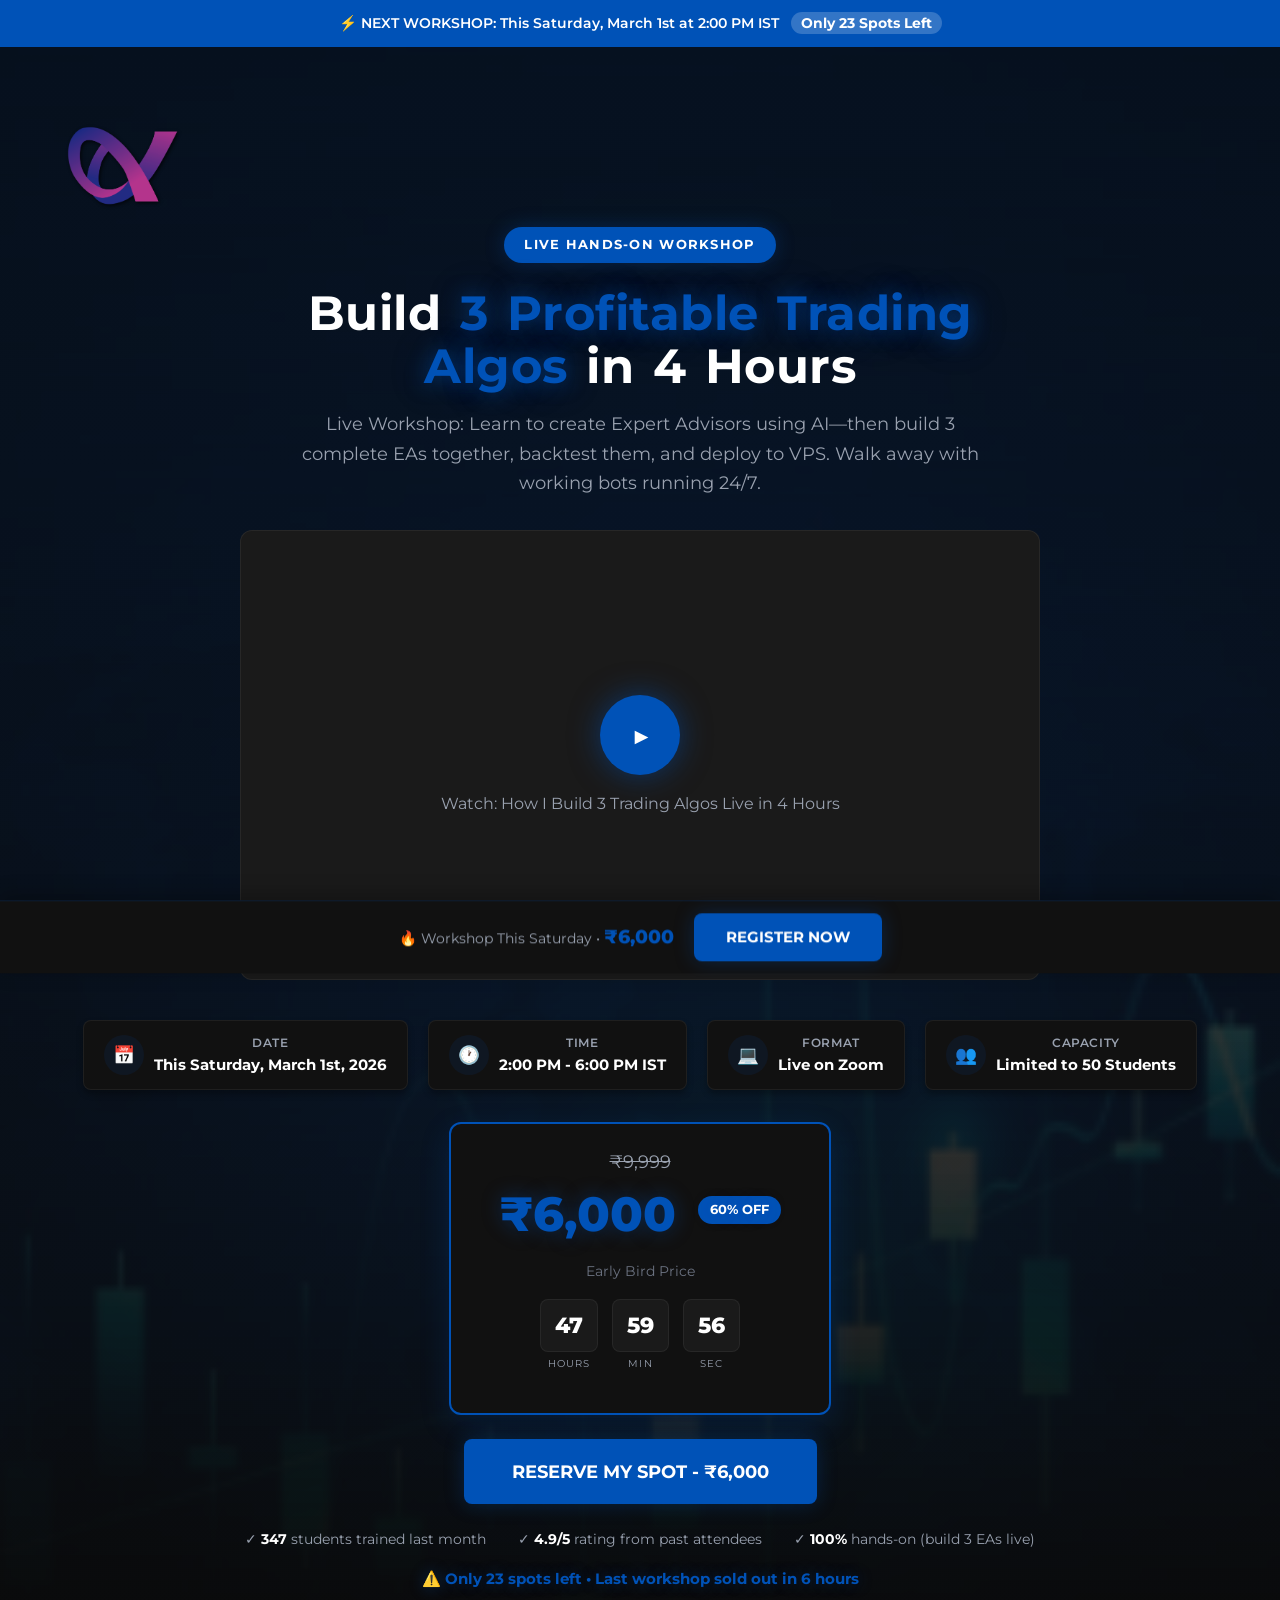
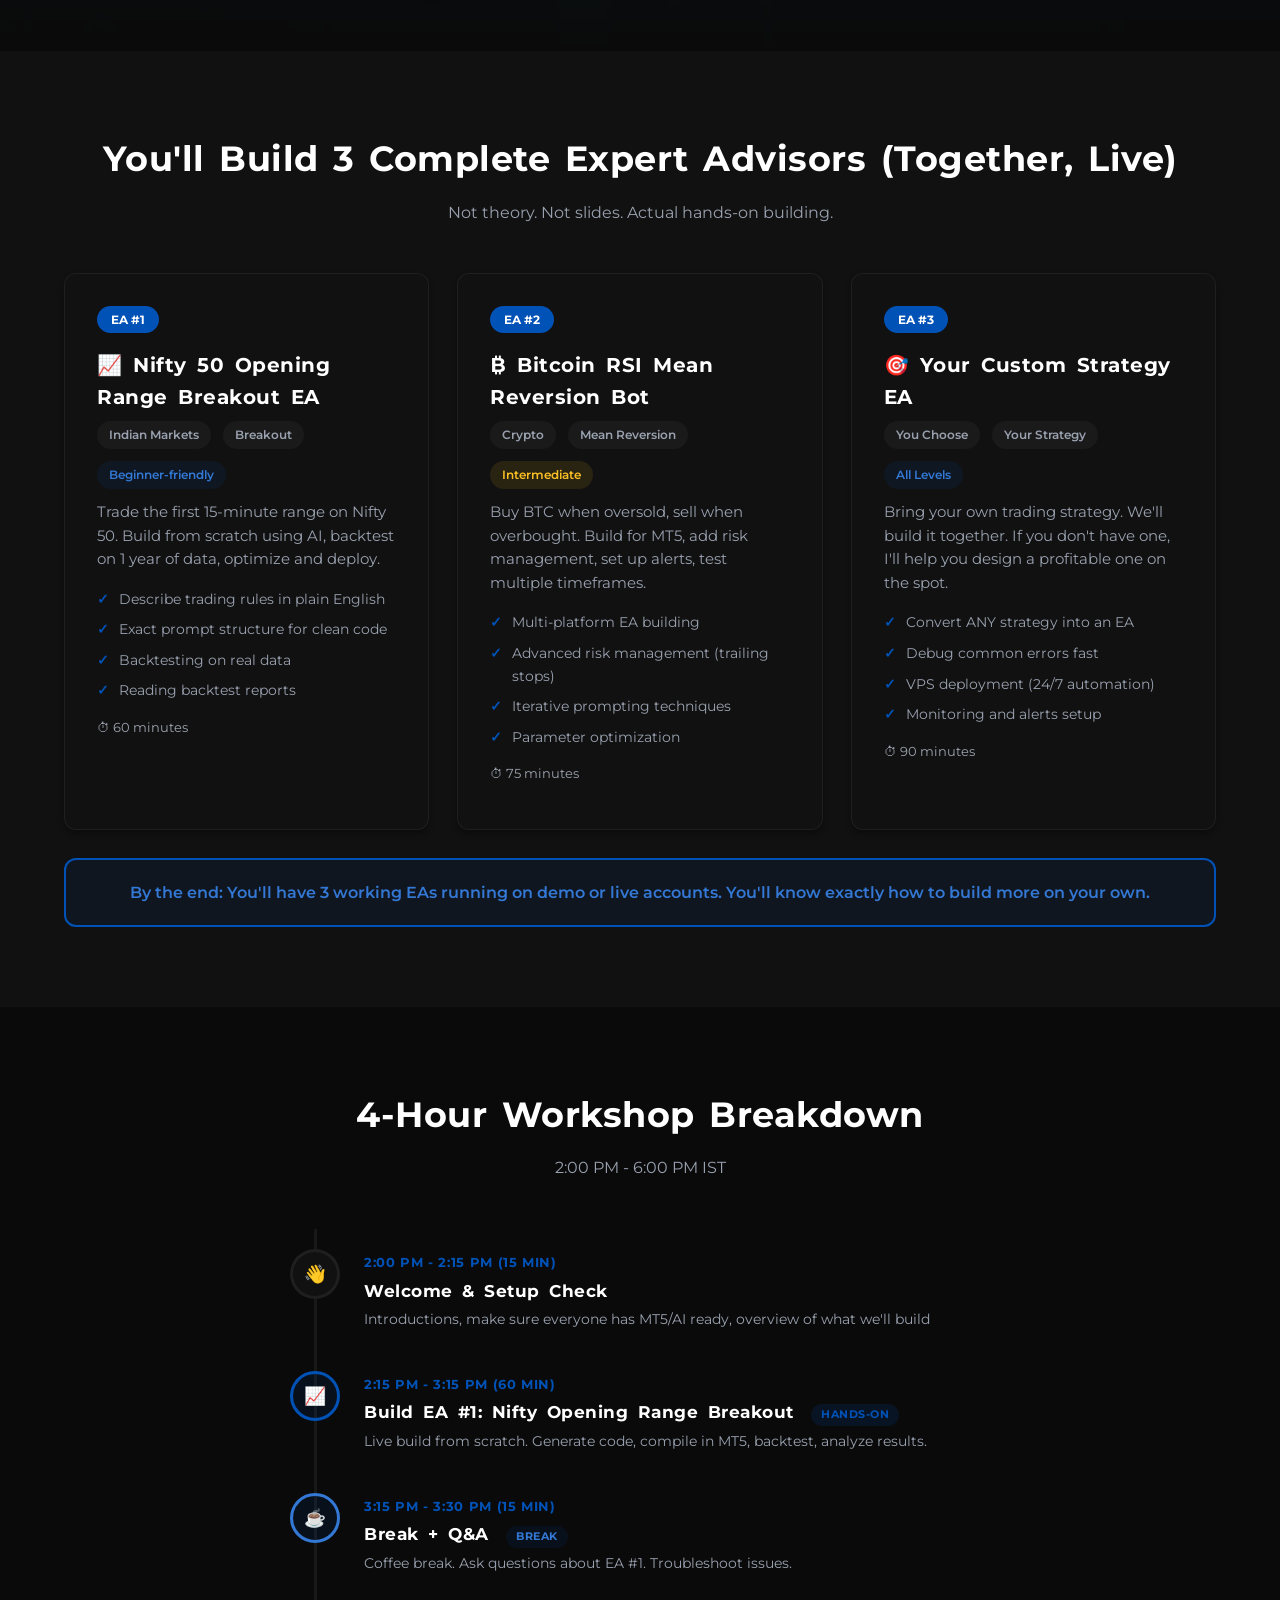
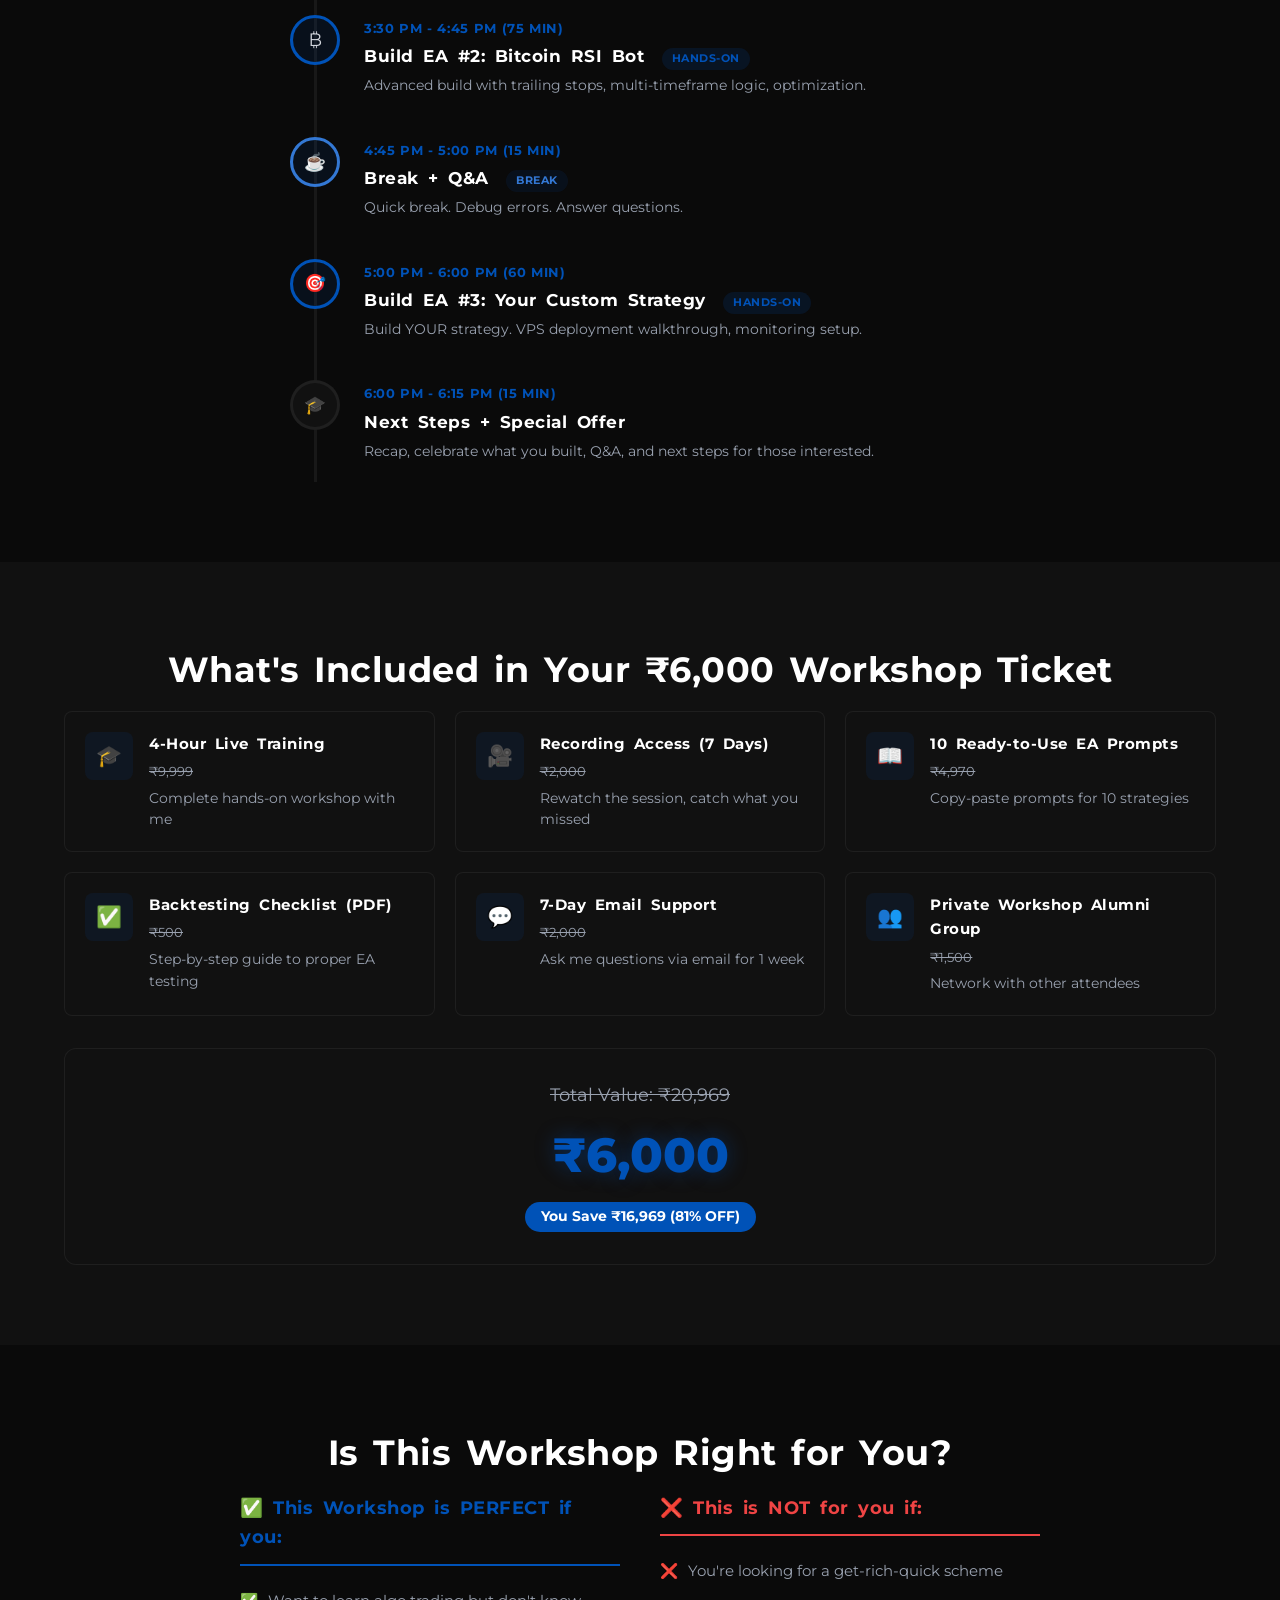
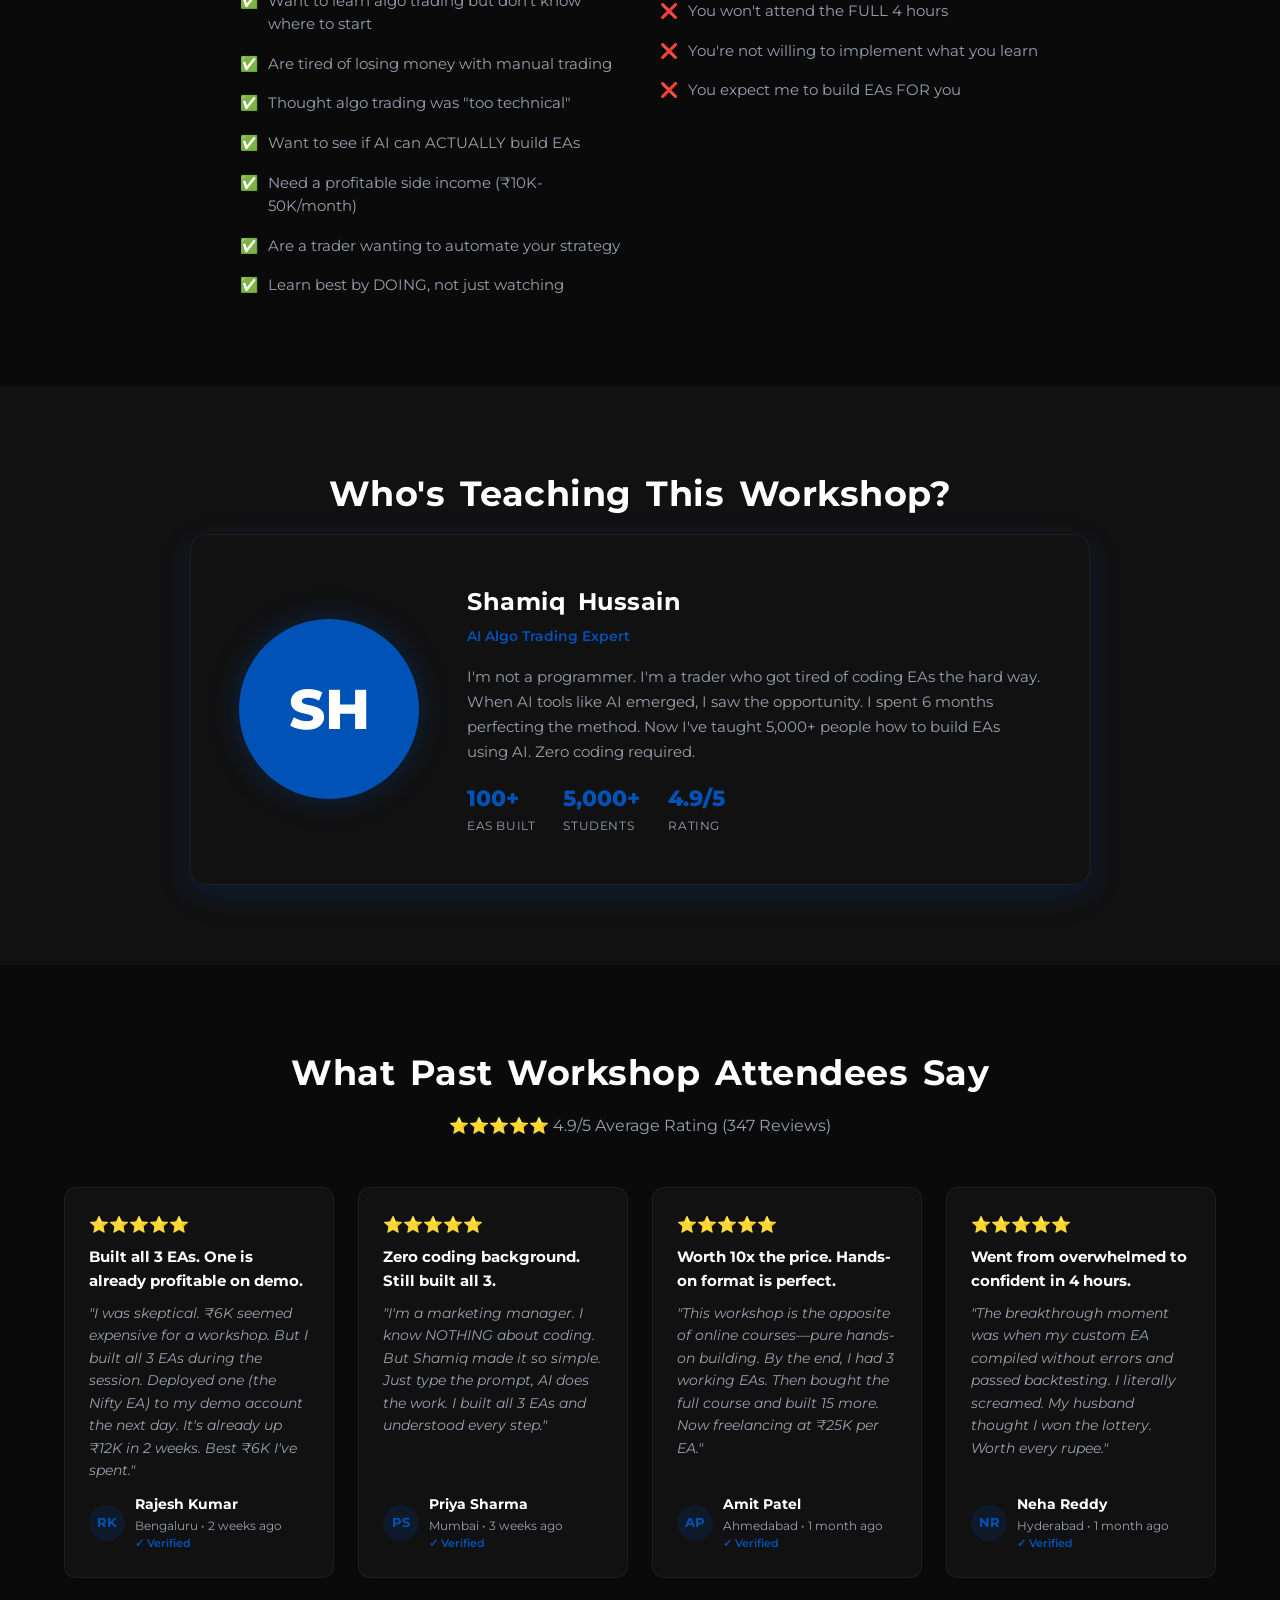
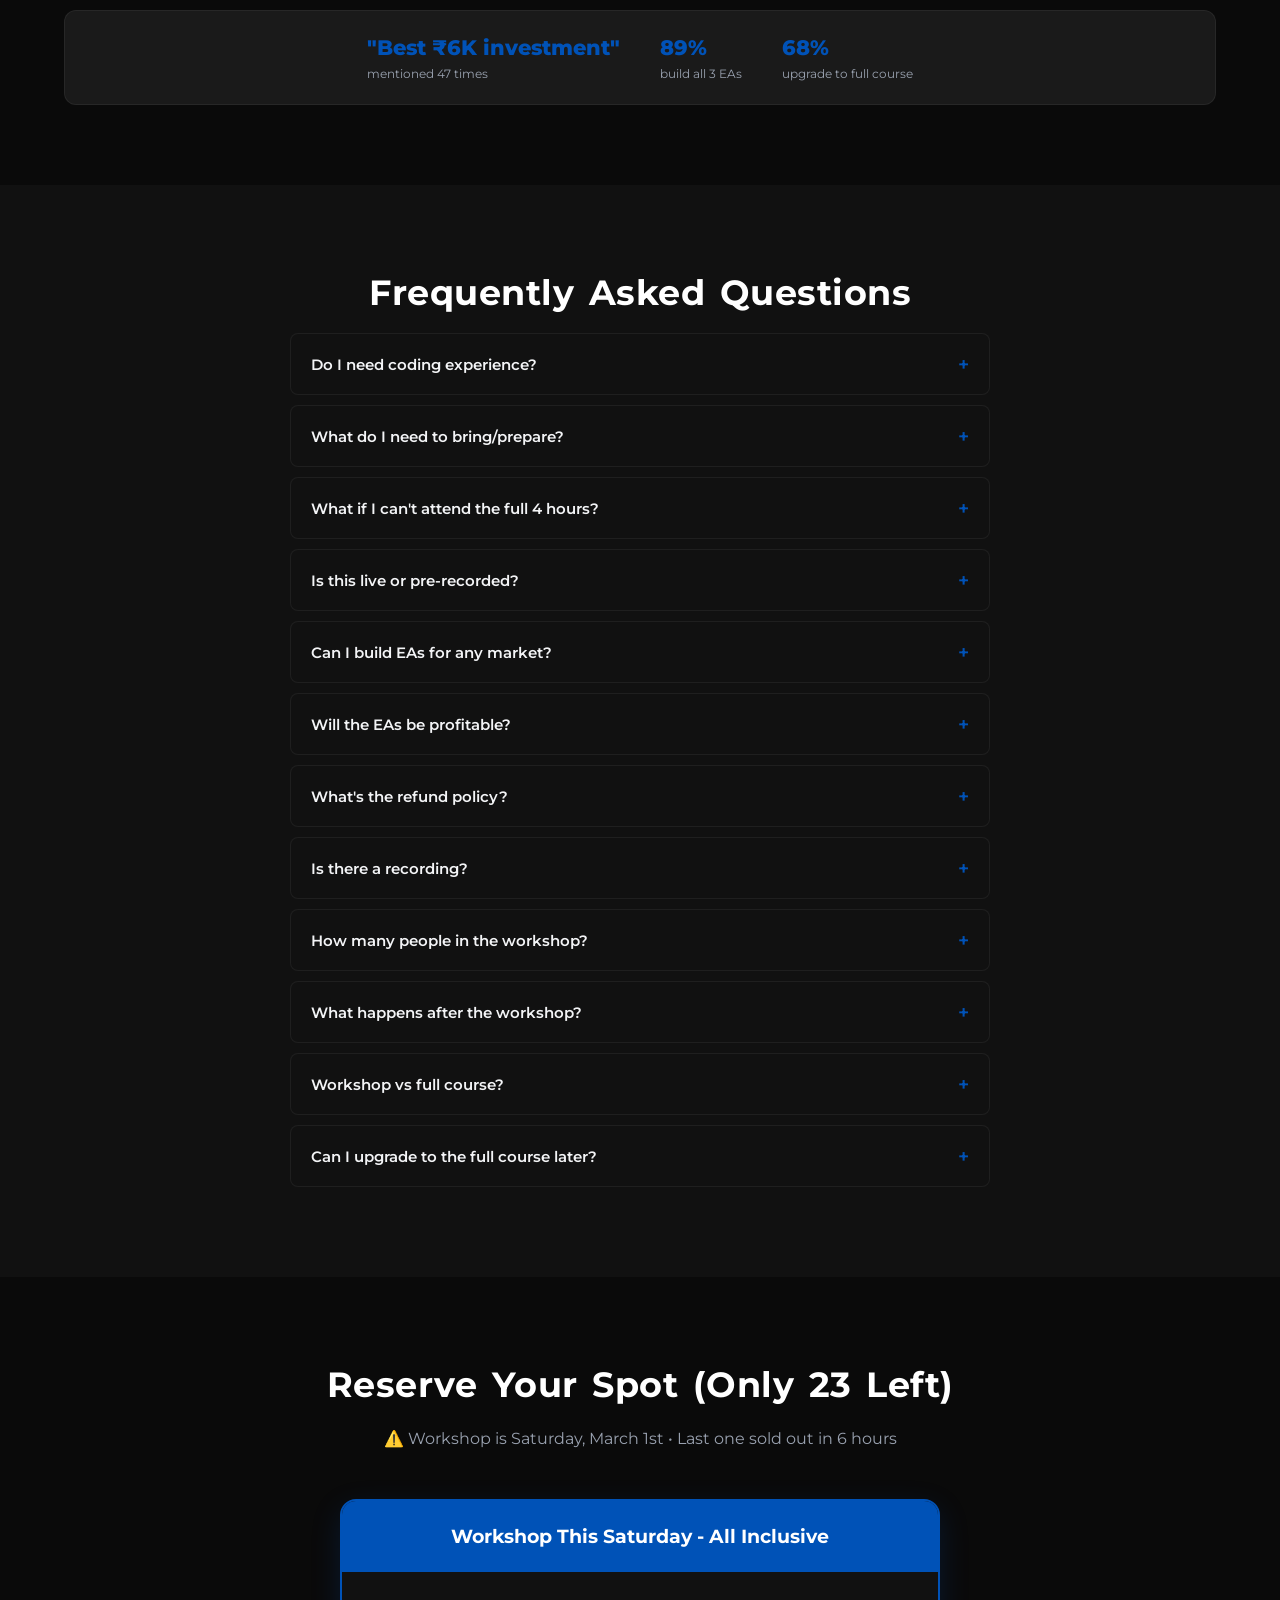
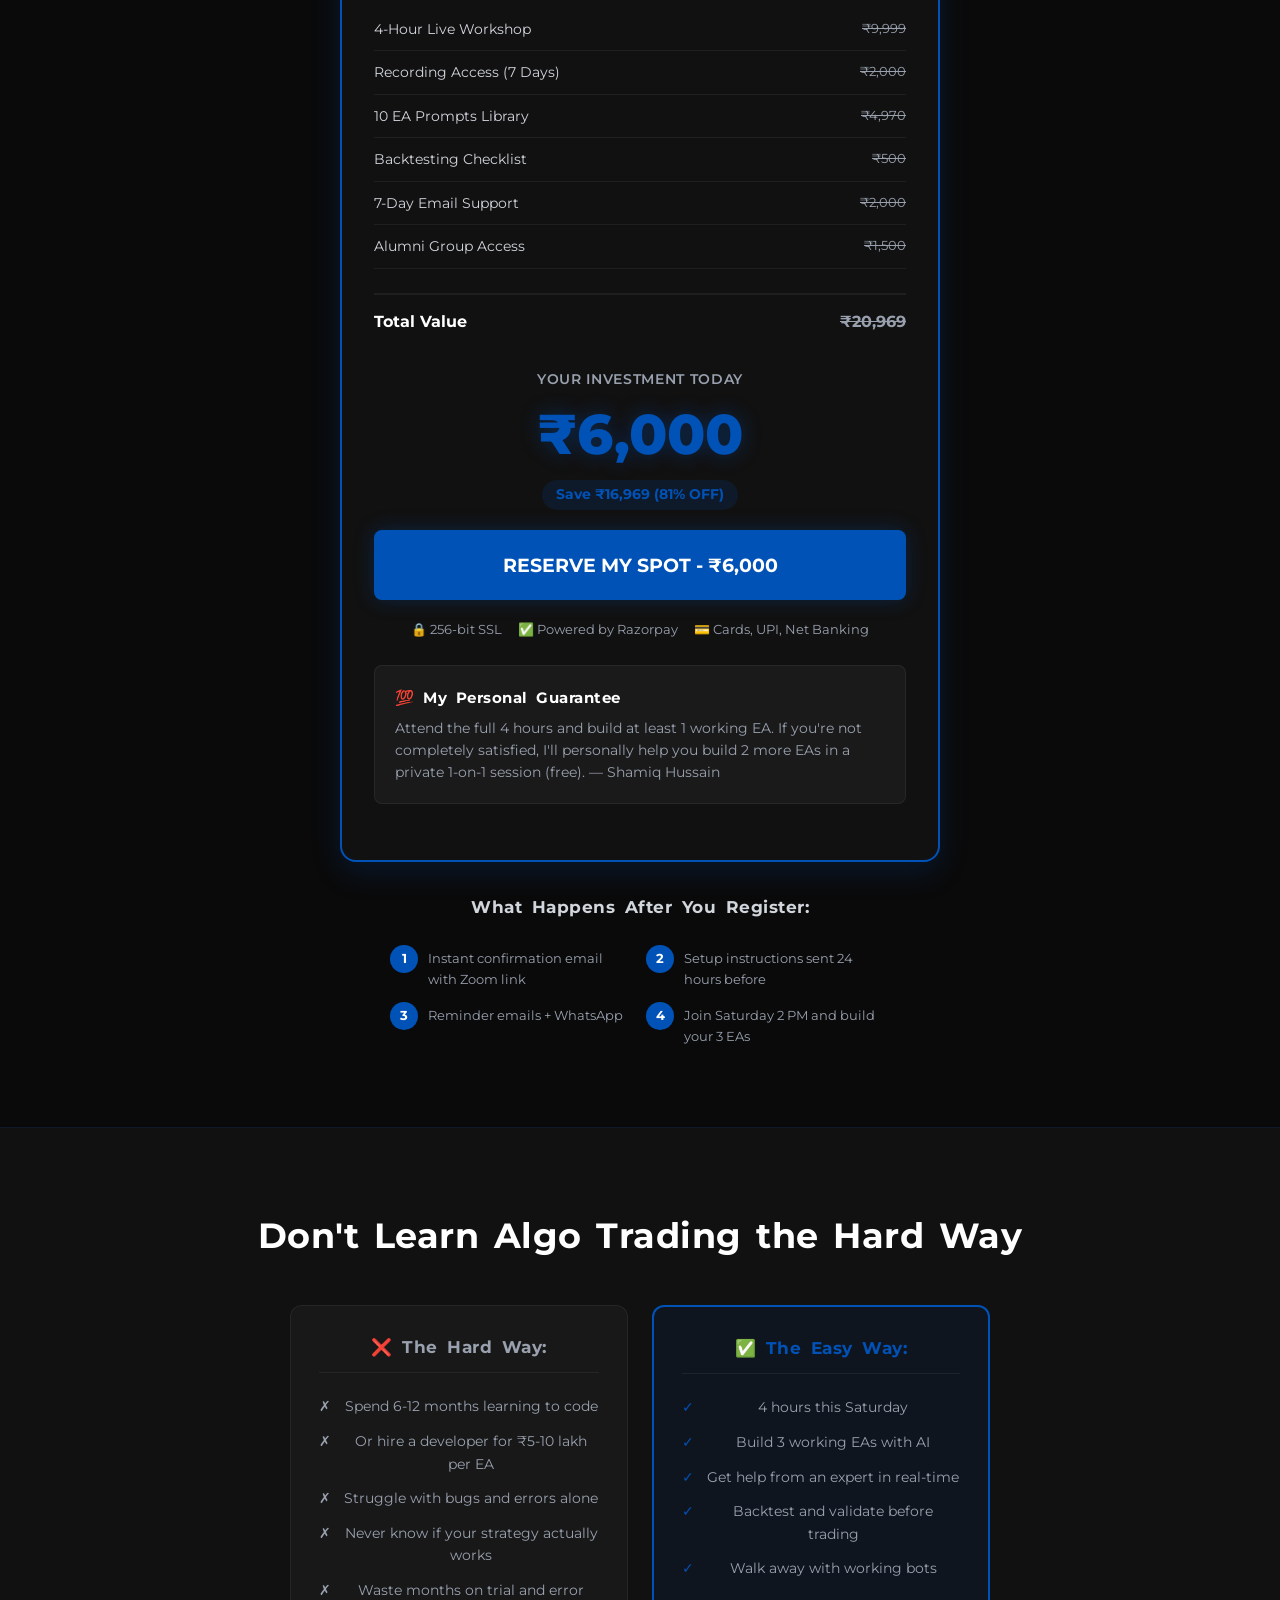
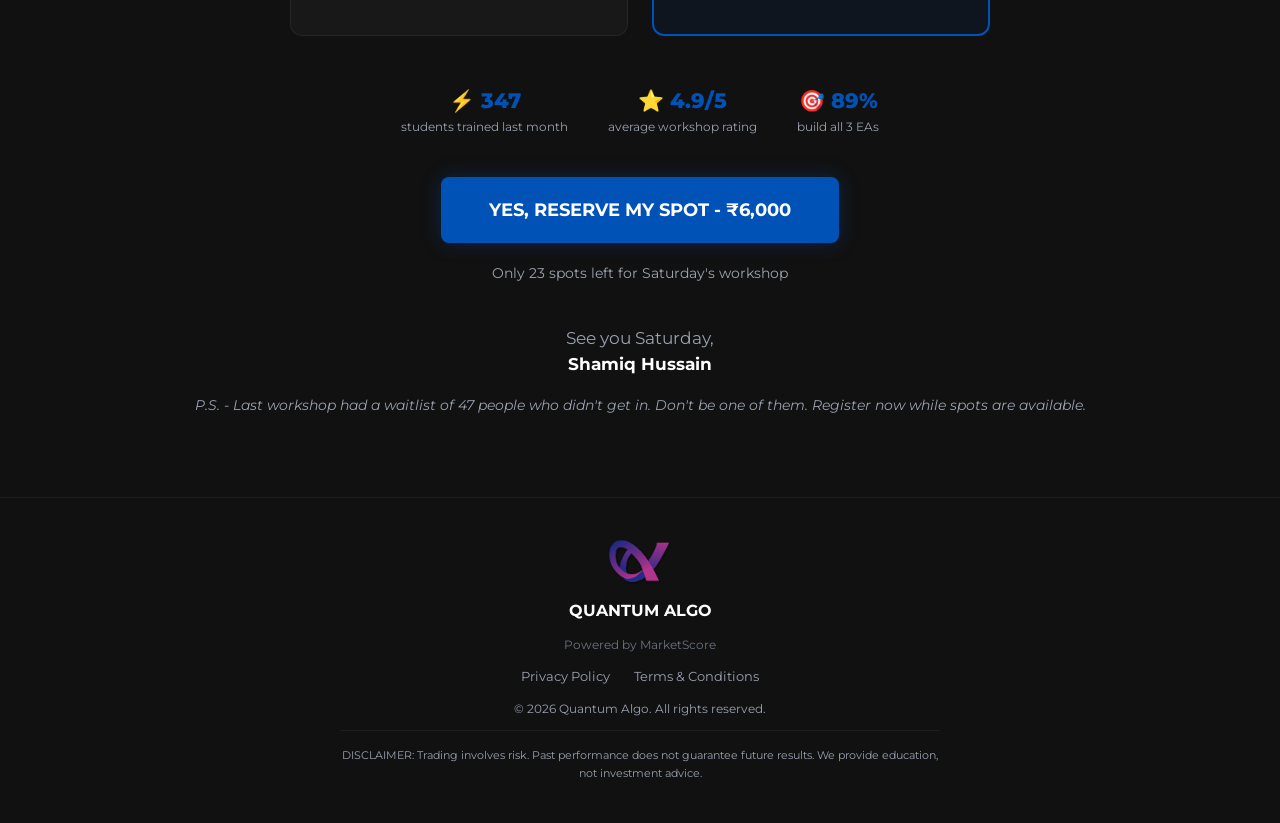
<file: index.html>
<!DOCTYPE html>
<html lang="en">
<head>
  <meta charset="UTF-8">
  <meta name="viewport" content="width=device-width, initial-scale=1.0">
  <title>AI Algo Trading Workshop - Build 3 Trading Algos in 4 Hours (Live)</title>
  <meta name="description" content="Hands-on 4-hour workshop. Build 3 complete Expert Advisors using AI. Learn backtesting, VPS deployment, monetization. Only ₹6,000.">
  <link rel="icon" type="image/png" href="QA%20logo.png">
  <link rel="preconnect" href="https://fonts.googleapis.com">
  <link href="https://fonts.googleapis.com/css2?family=Montserrat:wght@400;500;600;700;800&display=swap" rel="stylesheet">
  <link href="https://api.fontshare.com/v2/css?f[]=clash-display@400,500,600,700&display=swap" rel="stylesheet">
  <link rel="stylesheet" href="workshop.css">
  <script src="https://checkout.razorpay.com/v1/checkout.js"></script>
</head>
<body>

  <!-- Background Glow -->
  <div class="bg-glow"></div>

  <!-- Announcement Bar -->
  <div class="announcement">
    ⚡ NEXT WORKSHOP: This Saturday, March 1st at 2:00 PM IST <span class="spots">Only 23 Spots Left</span>
  </div>

  <!-- Hero (includes header) -->
  <section class="hero">
    <!-- Header -->
    <header class="header">
      <div class="container header-inner">
        <a href="#" class="logo">
          <img src="QA logo.png" alt="Quantum Algo" class="logo-img">
        </a>
      </div>
    </header>
    <div class="container">
      <span class="hero-badge">LIVE HANDS-ON WORKSHOP</span>
      <h1>Build <span>3 Profitable Trading Algos</span> in 4 Hours</h1>
      <p class="hero-sub">Live Workshop: Learn to create Expert Advisors using AI—then build 3 complete EAs together, backtest them, and deploy to VPS. Walk away with working bots running 24/7.</p>

      <div class="video-placeholder">
        <div class="play-btn">▶</div>
        <p>Watch: How I Build 3 Trading Algos Live in 4 Hours</p>
      </div>

      <div class="workshop-details">
        <div class="wd-item">
          <div class="wd-icon">📅</div>
          <div><div class="wd-label">Date</div><div class="wd-value">This Saturday, March 1st, 2026</div></div>
        </div>
        <div class="wd-item">
          <div class="wd-icon">🕐</div>
          <div><div class="wd-label">Time</div><div class="wd-value">2:00 PM - 6:00 PM IST</div></div>
        </div>
        <div class="wd-item">
          <div class="wd-icon">💻</div>
          <div><div class="wd-label">Format</div><div class="wd-value">Live on Zoom</div></div>
        </div>
        <div class="wd-item">
          <div class="wd-icon">👥</div>
          <div><div class="wd-label">Capacity</div><div class="wd-value">Limited to 50 Students</div></div>
        </div>
      </div>

      <div class="price-box">
        <div class="price-original">₹9,999</div>
        <div class="price-current">₹6,000 <span class="price-discount">60% OFF</span></div>
        <div style="font-size:0.85rem; color:#6B7280; margin-top:8px;">Early Bird Price</div>
        <div class="countdown" id="heroCountdown"></div>
      </div>
      <br>
      <a href="#register" class="cta-btn">RESERVE MY SPOT - ₹6,000</a>

      <div class="trust-items">
        <span class="trust-item">✓ <strong>347</strong> students trained last month</span>
        <span class="trust-item">✓ <strong>4.9/5</strong> rating from past attendees</span>
        <span class="trust-item">✓ <strong>100%</strong> hands-on (build 3 EAs live)</span>
      </div>
      <div class="urgency-text">⚠️ Only 23 spots left &bull; Last workshop sold out in 6 hours</div>
    </div>
  </section>

  <!-- What You'll Build -->
  <section class="section section-alt fade-in">
    <div class="container">
      <h2 class="section-title">You'll Build 3 Complete Expert Advisors (Together, Live)</h2>
      <p class="section-sub">Not theory. Not slides. Actual hands-on building.</p>
      <div class="ea-cards">
        <div class="ea-card">
          <span class="ea-num">EA #1</span>
          <h3>📈 Nifty 50 Opening Range Breakout EA</h3>
          <div class="ea-meta"><span>Indian Markets</span><span>Breakout</span><span class="beginner">Beginner-friendly</span></div>
          <p>Trade the first 15-minute range on Nifty 50. Build from scratch using AI, backtest on 1 year of data, optimize and deploy.</p>
          <ul>
            <li>Describe trading rules in plain English</li>
            <li>Exact prompt structure for clean code</li>
            <li>Backtesting on real data</li>
            <li>Reading backtest reports</li>
          </ul>
          <p style="margin-top:12px; font-size:0.8rem; color:#9CA3AF;">⏱ 60 minutes</p>
        </div>
        <div class="ea-card">
          <span class="ea-num">EA #2</span>
          <h3>₿ Bitcoin RSI Mean Reversion Bot</h3>
          <div class="ea-meta"><span>Crypto</span><span>Mean Reversion</span><span class="intermediate">Intermediate</span></div>
          <p>Buy BTC when oversold, sell when overbought. Build for MT5, add risk management, set up alerts, test multiple timeframes.</p>
          <ul>
            <li>Multi-platform EA building</li>
            <li>Advanced risk management (trailing stops)</li>
            <li>Iterative prompting techniques</li>
            <li>Parameter optimization</li>
          </ul>
          <p style="margin-top:12px; font-size:0.8rem; color:#9CA3AF;">⏱ 75 minutes</p>
        </div>
        <div class="ea-card">
          <span class="ea-num">EA #3</span>
          <h3>🎯 Your Custom Strategy EA</h3>
          <div class="ea-meta"><span>You Choose</span><span>Your Strategy</span><span class="all-levels">All Levels</span></div>
          <p>Bring your own trading strategy. We'll build it together. If you don't have one, I'll help you design a profitable one on the spot.</p>
          <ul>
            <li>Convert ANY strategy into an EA</li>
            <li>Debug common errors fast</li>
            <li>VPS deployment (24/7 automation)</li>
            <li>Monitoring and alerts setup</li>
          </ul>
          <p style="margin-top:12px; font-size:0.8rem; color:#9CA3AF;">⏱ 90 minutes</p>
        </div>
      </div>
      <div class="build-summary">By the end: You'll have 3 working EAs running on demo or live accounts. You'll know exactly how to build more on your own.</div>
    </div>
  </section>

  <!-- Schedule -->
  <section class="section fade-in">
    <div class="container">
      <h2 class="section-title">4-Hour Workshop Breakdown</h2>
      <p class="section-sub">2:00 PM - 6:00 PM IST</p>
      <div class="timeline">
        <div class="tl-item">
          <div class="tl-dot">👋</div>
          <div class="tl-content">
            <div class="tl-time">2:00 PM - 2:15 PM (15 min)</div>
            <h4>Welcome & Setup Check</h4>
            <p>Introductions, make sure everyone has MT5/AI ready, overview of what we'll build</p>
          </div>
        </div>
        <div class="tl-item hands-on">
          <div class="tl-dot">📈</div>
          <div class="tl-content">
            <div class="tl-time">2:15 PM - 3:15 PM (60 min)</div>
            <h4>Build EA #1: Nifty Opening Range Breakout <span class="tl-tag live">HANDS-ON</span></h4>
            <p>Live build from scratch. Generate code, compile in MT5, backtest, analyze results.</p>
          </div>
        </div>
        <div class="tl-item break">
          <div class="tl-dot">☕</div>
          <div class="tl-content">
            <div class="tl-time">3:15 PM - 3:30 PM (15 min)</div>
            <h4>Break + Q&A <span class="tl-tag brk">BREAK</span></h4>
            <p>Coffee break. Ask questions about EA #1. Troubleshoot issues.</p>
          </div>
        </div>
        <div class="tl-item hands-on">
          <div class="tl-dot">₿</div>
          <div class="tl-content">
            <div class="tl-time">3:30 PM - 4:45 PM (75 min)</div>
            <h4>Build EA #2: Bitcoin RSI Bot <span class="tl-tag live">HANDS-ON</span></h4>
            <p>Advanced build with trailing stops, multi-timeframe logic, optimization.</p>
          </div>
        </div>
        <div class="tl-item break">
          <div class="tl-dot">☕</div>
          <div class="tl-content">
            <div class="tl-time">4:45 PM - 5:00 PM (15 min)</div>
            <h4>Break + Q&A <span class="tl-tag brk">BREAK</span></h4>
            <p>Quick break. Debug errors. Answer questions.</p>
          </div>
        </div>
        <div class="tl-item hands-on">
          <div class="tl-dot">🎯</div>
          <div class="tl-content">
            <div class="tl-time">5:00 PM - 6:00 PM (60 min)</div>
            <h4>Build EA #3: Your Custom Strategy <span class="tl-tag live">HANDS-ON</span></h4>
            <p>Build YOUR strategy. VPS deployment walkthrough, monitoring setup.</p>
          </div>
        </div>
        <div class="tl-item">
          <div class="tl-dot">🎓</div>
          <div class="tl-content">
            <div class="tl-time">6:00 PM - 6:15 PM (15 min)</div>
            <h4>Next Steps + Special Offer</h4>
            <p>Recap, celebrate what you built, Q&A, and next steps for those interested.</p>
          </div>
        </div>
      </div>
    </div>
  </section>

  <!-- Bonuses -->
  <section class="section section-alt fade-in">
    <div class="container">
      <h2 class="section-title">What's Included in Your ₹6,000 Workshop Ticket</h2>
      <div class="bonuses-grid">
        <div class="bonus-card">
          <div class="bonus-icon">🎓</div>
          <div class="bonus-info"><h4>4-Hour Live Training</h4><span class="bonus-val">₹9,999</span><p>Complete hands-on workshop with me</p></div>
        </div>
        <div class="bonus-card">
          <div class="bonus-icon">🎥</div>
          <div class="bonus-info"><h4>Recording Access (7 Days)</h4><span class="bonus-val">₹2,000</span><p>Rewatch the session, catch what you missed</p></div>
        </div>
        <div class="bonus-card">
          <div class="bonus-icon">📖</div>
          <div class="bonus-info"><h4>10 Ready-to-Use EA Prompts</h4><span class="bonus-val">₹4,970</span><p>Copy-paste prompts for 10 strategies</p></div>
        </div>
        <div class="bonus-card">
          <div class="bonus-icon">✅</div>
          <div class="bonus-info"><h4>Backtesting Checklist (PDF)</h4><span class="bonus-val">₹500</span><p>Step-by-step guide to proper EA testing</p></div>
        </div>
        <div class="bonus-card">
          <div class="bonus-icon">💬</div>
          <div class="bonus-info"><h4>7-Day Email Support</h4><span class="bonus-val">₹2,000</span><p>Ask me questions via email for 1 week</p></div>
        </div>
        <div class="bonus-card">
          <div class="bonus-icon">👥</div>
          <div class="bonus-info"><h4>Private Workshop Alumni Group</h4><span class="bonus-val">₹1,500</span><p>Network with other attendees</p></div>
        </div>
      </div>
      <div class="total-value-box">
        <div class="tv-original">Total Value: ₹20,969</div>
        <div class="tv-price">₹6,000</div>
        <div class="tv-discount">You Save ₹16,969 (81% OFF)</div>
      </div>
    </div>
  </section>

  <!-- Who Is This For -->
  <section class="section fade-in">
    <div class="container">
      <h2 class="section-title">Is This Workshop Right for You?</h2>
      <div class="who-grid">
        <div class="who-col perfect">
          <h3>✅ This Workshop is PERFECT if you:</h3>
          <ul>
            <li>Want to learn algo trading but don't know where to start</li>
            <li>Are tired of losing money with manual trading</li>
            <li>Thought algo trading was "too technical"</li>
            <li>Want to see if AI can ACTUALLY build EAs</li>
            <li>Need a profitable side income (₹10K-50K/month)</li>
            <li>Are a trader wanting to automate your strategy</li>
            <li>Learn best by DOING, not just watching</li>
          </ul>
        </div>
        <div class="who-col not-for">
          <h3>❌ This is NOT for you if:</h3>
          <ul>
            <li>You're looking for a get-rich-quick scheme</li>
            <li>You won't attend the FULL 4 hours</li>
            <li>You're not willing to implement what you learn</li>
            <li>You expect me to build EAs FOR you</li>
          </ul>
        </div>
      </div>
    </div>
  </section>

  <!-- Instructor -->
  <section class="section section-alt fade-in">
    <div class="container">
      <h2 class="section-title">Who's Teaching This Workshop?</h2>
      <div class="instructor-card">
        <div class="instructor-avatar">SH</div>
        <div class="instructor-info">
          <h3>Shamiq Hussain</h3>
          <div class="instructor-title">AI Algo Trading Expert</div>
          <p>I'm not a programmer. I'm a trader who got tired of coding EAs the hard way. When AI tools like AI emerged, I saw the opportunity. I spent 6 months perfecting the method. Now I've taught 5,000+ people how to build EAs using AI. Zero coding required.</p>
          <div class="instructor-stats">
            <div><div class="stat-num">100+</div><div class="stat-label">EAs Built</div></div>
            <div><div class="stat-num">5,000+</div><div class="stat-label">Students</div></div>
            <div><div class="stat-num">4.9/5</div><div class="stat-label">Rating</div></div>
          </div>
        </div>
      </div>
    </div>
  </section>

  <!-- Testimonials -->
  <section class="section fade-in">
    <div class="container">
      <h2 class="section-title">What Past Workshop Attendees Say</h2>
      <p class="section-sub">⭐⭐⭐⭐⭐ 4.9/5 Average Rating (347 Reviews)</p>
      <div class="test-grid">
        <div class="test-card">
          <div class="test-stars">⭐⭐⭐⭐⭐</div>
          <div class="test-headline">Built all 3 EAs. One is already profitable on demo.</div>
          <blockquote>"I was skeptical. ₹6K seemed expensive for a workshop. But I built all 3 EAs during the session. Deployed one (the Nifty EA) to my demo account the next day. It's already up ₹12K in 2 weeks. Best ₹6K I've spent."</blockquote>
          <div class="test-author">
            <div class="test-avatar">RK</div>
            <div><div class="test-name">Rajesh Kumar</div><div class="test-loc">Bengaluru &bull; 2 weeks ago</div><div class="test-verified">✓ Verified</div></div>
          </div>
        </div>
        <div class="test-card">
          <div class="test-stars">⭐⭐⭐⭐⭐</div>
          <div class="test-headline">Zero coding background. Still built all 3.</div>
          <blockquote>"I'm a marketing manager. I know NOTHING about coding. But Shamiq made it so simple. Just type the prompt, AI does the work. I built all 3 EAs and understood every step."</blockquote>
          <div class="test-author">
            <div class="test-avatar">PS</div>
            <div><div class="test-name">Priya Sharma</div><div class="test-loc">Mumbai &bull; 3 weeks ago</div><div class="test-verified">✓ Verified</div></div>
          </div>
        </div>
        <div class="test-card">
          <div class="test-stars">⭐⭐⭐⭐⭐</div>
          <div class="test-headline">Worth 10x the price. Hands-on format is perfect.</div>
          <blockquote>"This workshop is the opposite of online courses—pure hands-on building. By the end, I had 3 working EAs. Then bought the full course and built 15 more. Now freelancing at ₹25K per EA."</blockquote>
          <div class="test-author">
            <div class="test-avatar">AP</div>
            <div><div class="test-name">Amit Patel</div><div class="test-loc">Ahmedabad &bull; 1 month ago</div><div class="test-verified">✓ Verified</div></div>
          </div>
        </div>
        <div class="test-card">
          <div class="test-stars">⭐⭐⭐⭐⭐</div>
          <div class="test-headline">Went from overwhelmed to confident in 4 hours.</div>
          <blockquote>"The breakthrough moment was when my custom EA compiled without errors and passed backtesting. I literally screamed. My husband thought I won the lottery. Worth every rupee."</blockquote>
          <div class="test-author">
            <div class="test-avatar">NR</div>
            <div><div class="test-name">Neha Reddy</div><div class="test-loc">Hyderabad &bull; 1 month ago</div><div class="test-verified">✓ Verified</div></div>
          </div>
        </div>
      </div>
      <div class="test-highlights">
        <div><div class="th-num">"Best ₹6K investment"</div><div class="th-label">mentioned 47 times</div></div>
        <div><div class="th-num">89%</div><div class="th-label">build all 3 EAs</div></div>
        <div><div class="th-num">68%</div><div class="th-label">upgrade to full course</div></div>
      </div>
    </div>
  </section>

  <!-- FAQ -->
  <section class="section section-alt fade-in">
    <div class="container">
      <h2 class="section-title">Frequently Asked Questions</h2>
      <div class="faq-list">
        <div class="faq-item"><button class="faq-q">Do I need coding experience? <span class="icon">+</span></button><div class="faq-a"><p>No. 90% of workshop attendees have ZERO coding background. We use AI (AI) to generate code for us. You'll learn to write prompts, not code.</p></div></div>
        <div class="faq-item"><button class="faq-q">What do I need to bring/prepare? <span class="icon">+</span></button><div class="faq-a"><p>Laptop/desktop (not mobile), stable internet, MetaTrader 5 installed (free), AI account (free). I'll send setup instructions 24 hours before.</p></div></div>
        <div class="faq-item"><button class="faq-q">What if I can't attend the full 4 hours? <span class="icon">+</span></button><div class="faq-a"><p>You MUST attend the full session to get value. We build 3 EAs step-by-step. The recording is available for 7 days if you need to rewatch.</p></div></div>
        <div class="faq-item"><button class="faq-q">Is this live or pre-recorded? <span class="icon">+</span></button><div class="faq-a"><p>100% LIVE on Zoom. You build EAs together with me in real-time. Ask questions. Get help. This is NOT a webinar or video course.</p></div></div>
        <div class="faq-item"><button class="faq-q">Can I build EAs for any market? <span class="icon">+</span></button><div class="faq-a"><p>Yes. We'll build for Nifty (Indian stocks), Bitcoin (crypto), and you choose the 3rd (Forex, US stocks, commodities—your pick).</p></div></div>
        <div class="faq-item"><button class="faq-q">Will the EAs be profitable? <span class="icon">+</span></button><div class="faq-a"><p>The EAs are based on proven strategies. However, past performance ≠ future results. You'll learn to backtest and optimize yourself.</p></div></div>
        <div class="faq-item"><button class="faq-q">What's the refund policy? <span class="icon">+</span></button><div class="faq-a"><p>No refunds (digital product). BUT: If you're not satisfied after attending the full 4 hours, I'll personally help you build 2 more EAs in a private session (free).</p></div></div>
        <div class="faq-item"><button class="faq-q">Is there a recording? <span class="icon">+</span></button><div class="faq-a"><p>Yes. Recording available for 7 days. But PLEASE attend live—it's much better with real-time Q&A.</p></div></div>
        <div class="faq-item"><button class="faq-q">How many people in the workshop? <span class="icon">+</span></button><div class="faq-a"><p>Maximum 50 students. Small enough for individual help, large enough for group energy.</p></div></div>
        <div class="faq-item"><button class="faq-q">What happens after the workshop? <span class="icon">+</span></button><div class="faq-a"><p>3 working EAs + 7 days email support + alumni group. 68% of attendees enroll in the full course for advanced strategies.</p></div></div>
        <div class="faq-item"><button class="faq-q">Workshop vs full course? <span class="icon">+</span></button><div class="faq-a"><p>Workshop: 4 hours, 3 EAs, ₹6K. Full Course: 20+ hours, 11 modules, 15+ EAs, AI assistant, app, community, signals, ₹19,999. Workshop is perfect for testing the method.</p></div></div>
        <div class="faq-item"><button class="faq-q">Can I upgrade to the full course later? <span class="icon">+</span></button><div class="faq-a"><p>Yes! Workshop attendees get a special discount on the full course. Details shared at the end of the workshop.</p></div></div>
      </div>
    </div>
  </section>

  <!-- Pricing / Register -->
  <section class="section" id="register">
    <div class="container">
      <h2 class="section-title">Reserve Your Spot (Only 23 Left)</h2>
      <p class="section-sub">⚠️ Workshop is Saturday, March 1st &bull; Last one sold out in 6 hours</p>
      <div class="pricing-card">
        <div class="pricing-header">Workshop This Saturday - All Inclusive</div>
        <div class="pricing-body">
          <div class="pricing-includes">
            <li><span>4-Hour Live Workshop</span><span>₹9,999</span></li>
            <li><span>Recording Access (7 Days)</span><span>₹2,000</span></li>
            <li><span>10 EA Prompts Library</span><span>₹4,970</span></li>
            <li><span>Backtesting Checklist</span><span>₹500</span></li>
            <li><span>7-Day Email Support</span><span>₹2,000</span></li>
            <li><span>Alumni Group Access</span><span>₹1,500</span></li>
          </div>
          <div class="pricing-total"><span>Total Value</span><span>₹20,969</span></div>
          <div style="margin:20px 0;">
            <div class="pf-label">Your Investment Today</div>
            <div class="pf-price">₹6,000</div>
            <div class="pf-discount">Save ₹16,969 (81% OFF)</div>
          </div>
          <a href="#register" class="cta-btn" style="display:block; text-align:center;">RESERVE MY SPOT - ₹6,000</a>
          <div class="payment-badges" style="margin-top:20px;">
            <span>🔒 256-bit SSL</span>
            <span>✅ Powered by Razorpay</span>
            <span>💳 Cards, UPI, Net Banking</span>
          </div>
          <div class="guarantee-box">
            <h4>💯 My Personal Guarantee</h4>
            <p>Attend the full 4 hours and build at least 1 working EA. If you're not completely satisfied, I'll personally help you build 2 more EAs in a private 1-on-1 session (free). — Shamiq Hussain</p>
          </div>
        </div>
      </div>
      <div style="text-align:center; margin-top:32px;">
        <h4 style="font-size:1.05rem; margin-bottom:16px;">What Happens After You Register:</h4>
        <div class="steps-grid">
          <div class="step"><div class="step-num">1</div><div class="step-text">Instant confirmation email with Zoom link</div></div>
          <div class="step"><div class="step-num">2</div><div class="step-text">Setup instructions sent 24 hours before</div></div>
          <div class="step"><div class="step-num">3</div><div class="step-text">Reminder emails + WhatsApp</div></div>
          <div class="step"><div class="step-num">4</div><div class="step-text">Join Saturday 2 PM and build your 3 EAs</div></div>
        </div>
      </div>
    </div>
  </section>

  <!-- Final CTA -->
  <section class="final-cta fade-in">
    <div class="container">
      <h2>Don't Learn Algo Trading the Hard Way</h2>
      <div class="comparison">
        <div class="comp-col hard">
          <h4>❌ The Hard Way:</h4>
          <ul>
            <li>Spend 6-12 months learning to code</li>
            <li>Or hire a developer for ₹5-10 lakh per EA</li>
            <li>Struggle with bugs and errors alone</li>
            <li>Never know if your strategy actually works</li>
            <li>Waste months on trial and error</li>
          </ul>
        </div>
        <div class="comp-col easy">
          <h4>✅ The Easy Way:</h4>
          <ul>
            <li>4 hours this Saturday</li>
            <li>Build 3 working EAs with AI</li>
            <li>Get help from an expert in real-time</li>
            <li>Backtest and validate before trading</li>
            <li>Walk away with working bots</li>
          </ul>
        </div>
      </div>
      <div class="final-stats">
        <div class="fs-item"><div class="fs-num">⚡ 347</div><div class="fs-label">students trained last month</div></div>
        <div class="fs-item"><div class="fs-num">⭐ 4.9/5</div><div class="fs-label">average workshop rating</div></div>
        <div class="fs-item"><div class="fs-num">🎯 89%</div><div class="fs-label">build all 3 EAs</div></div>
      </div>
      <a href="#register" class="cta-btn" style="margin-bottom:12px;">YES, RESERVE MY SPOT - ₹6,000</a>
      <div style="font-size:0.85rem; color:#9CA3AF; margin-top:8px;">Only 23 spots left for Saturday's workshop</div>
      <div class="final-closing">See you Saturday,<br><strong style="color:#fff;">Shamiq Hussain</strong></div>
      <div class="final-ps">P.S. - Last workshop had a waitlist of 47 people who didn't get in. Don't be one of them. Register now while spots are available.</div>
    </div>
  </section>

  <!-- Footer -->
  <footer class="footer">
    <div style="text-align:center;margin-bottom:12px;">
      <img src="QA%20logo.png" alt="Quantum Algo" style="height:48px;max-width:200px;display:block;margin:0 auto;">
    </div>
    <div class="footer-brand">QUANTUM ALGO</div>
    <div style="color:#6b7280;font-size:12px;margin-bottom:12px;">Powered by MarketScore</div>
    <div class="footer-links">
      <a href="#" onclick="document.getElementById('privacyModal').style.display='flex';return false;">Privacy Policy</a>
      <a href="#" onclick="document.getElementById('termsModal').style.display='flex';return false;">Terms & Conditions</a>
    </div>
    <div class="footer-copy">&copy; 2026 Quantum Algo. All rights reserved.</div>
    <div class="footer-disclaimer">DISCLAIMER: Trading involves risk. Past performance does not guarantee future results. We provide education, not investment advice.</div>
  </footer>

  <!-- Sticky Bar -->
  <div class="sticky-bar" id="stickyBar">
    <span class="sticky-price">🔥 Workshop This Saturday &bull; <strong>₹6,000</strong></span>
    <a href="#register" class="cta-btn" style="padding:12px 32px; font-size:0.95rem;">Register Now</a>
  </div>

  <!-- Toast -->
  <div class="toast" id="socialToast">
    <span>👤</span>
    <div id="toastText"><strong>Rajesh</strong> from Mumbai just registered</div>
  </div>

  <!-- Privacy Policy Modal -->
  <div id="privacyModal" style="display:none;position:fixed;top:0;left:0;width:100%;height:100%;background:rgba(0,0,0,0.85);z-index:9999;justify-content:center;align-items:center;padding:20px;">
    <div style="background:#111;border:1px solid #222;border-radius:12px;max-width:800px;width:100%;max-height:90vh;overflow-y:auto;padding:40px;position:relative;color:#d1d5dc;font-size:15px;line-height:1.8;">
      <button onclick="document.getElementById('privacyModal').style.display='none'" style="position:sticky;top:0;float:right;background:#222;border:1px solid #333;color:#fff;font-size:20px;cursor:pointer;border-radius:50%;width:36px;height:36px;display:flex;align-items:center;justify-content:center;z-index:1;">&times;</button>
      <h2 style="color:#fff;font-size:24px;margin-bottom:8px;">Privacy Policy</h2>
      <p style="color:#99a1af;font-size:13px;margin-bottom:32px;">Last updated: February 24, 2026</p>
      <p>Quantum Algo ("we", "our", or "us") is committed to protecting your privacy. This Privacy Policy explains how we collect, use, and safeguard your personal information when you visit our website, register for our workshops, or use our services.</p>
      <h3 style="color:#fff;margin:28px 0 10px;">1. Information We Collect</h3>
      <p>We collect the following personal information when you register for our workshops or services:</p>
      <ul style="padding-left:24px;margin-bottom:12px;">
        <li><strong>Name</strong> - Your first name to personalize our communications</li>
        <li><strong>Email Address</strong> - To send workshop details, confirmation emails, and related updates</li>
        <li><strong>WhatsApp Number</strong> - To send workshop links and important reminders</li>
        <li><strong>Trading Experience Level</strong> - To tailor our training content to your needs</li>
      </ul>
      <p>We also automatically collect certain technical information including your IP address, browser type, and device information through standard web server logs.</p>
      <h3 style="color:#fff;margin:28px 0 10px;">2. How We Use Your Information</h3>
      <ul style="padding-left:24px;margin-bottom:12px;">
        <li>To register you for our workshops and live training sessions</li>
        <li>To send confirmation emails with meeting links and details</li>
        <li>To send reminders about upcoming sessions via email or WhatsApp</li>
        <li>To communicate updates about our courses, workshops, and educational content</li>
        <li>To improve our services and tailor content to our audience</li>
        <li>To respond to your inquiries and provide customer support</li>
      </ul>
      <h3 style="color:#fff;margin:28px 0 10px;">3. Data Storage and Security</h3>
      <p>Your registration data is stored securely in Google Sheets and processed through Google Apps Script. We use industry-standard security measures to protect your personal information from unauthorized access, alteration, or destruction.</p>
      <h3 style="color:#fff;margin:28px 0 10px;">4. Third-Party Services</h3>
      <p>We use the following third-party services:</p>
      <ul style="padding-left:24px;margin-bottom:12px;">
        <li><strong>Google Workspace</strong> - For data storage, email sending, and workshop management</li>
        <li><strong>Zoom</strong> - For hosting live workshop sessions</li>
        <li><strong>Razorpay</strong> - For secure payment processing</li>
        <li><strong>Vercel</strong> - For website hosting</li>
      </ul>
      <p>We do not sell, trade, or rent your personal information to any third parties.</p>
      <h3 style="color:#fff;margin:28px 0 10px;">5. Email Communications</h3>
      <p>By registering for our workshop, you consent to receiving confirmation emails, reminders, and follow-up emails with resources. You can opt out of promotional emails at any time by replying with "UNSUBSCRIBE" or contacting us directly.</p>
      <h3 style="color:#fff;margin:28px 0 10px;">6. Your Rights</h3>
      <ul style="padding-left:24px;margin-bottom:12px;">
        <li><strong>Access</strong> - Request a copy of the personal data we hold about you</li>
        <li><strong>Correction</strong> - Request correction of inaccurate personal data</li>
        <li><strong>Deletion</strong> - Request deletion of your personal data from our records</li>
        <li><strong>Opt-out</strong> - Unsubscribe from promotional communications at any time</li>
      </ul>
      <h3 style="color:#fff;margin:28px 0 10px;">7. Cookies</h3>
      <p>Our website may use minimal cookies for basic functionality. We do not use tracking cookies or third-party advertising cookies.</p>
      <h3 style="color:#fff;margin:28px 0 10px;">8. Children's Privacy</h3>
      <p>Our services are not directed to individuals under the age of 18. We do not knowingly collect personal information from children.</p>
      <h3 style="color:#fff;margin:28px 0 10px;">9. Changes to This Policy</h3>
      <p>We may update this Privacy Policy from time to time. Any changes will be posted on this page with an updated "Last updated" date.</p>
      <h3 style="color:#fff;margin:28px 0 10px;">10. Contact Us</h3>
      <p><strong>Company:</strong> Quantum Algo<br><strong>Founder:</strong> Shamiq Hussain<br><strong>Email:</strong> support@quantumalgo.pro</p>
    </div>
  </div>

  <!-- Terms & Conditions Modal -->
  <div id="termsModal" style="display:none;position:fixed;top:0;left:0;width:100%;height:100%;background:rgba(0,0,0,0.85);z-index:9999;justify-content:center;align-items:center;padding:20px;">
    <div style="background:#111;border:1px solid #222;border-radius:12px;max-width:800px;width:100%;max-height:90vh;overflow-y:auto;padding:40px;position:relative;color:#d1d5dc;font-size:15px;line-height:1.8;">
      <button onclick="document.getElementById('termsModal').style.display='none'" style="position:sticky;top:0;float:right;background:#222;border:1px solid #333;color:#fff;font-size:20px;cursor:pointer;border-radius:50%;width:36px;height:36px;display:flex;align-items:center;justify-content:center;z-index:1;">&times;</button>
      <h2 style="color:#fff;font-size:24px;margin-bottom:8px;">Terms &amp; Conditions</h2>
      <p style="color:#99a1af;font-size:13px;margin-bottom:32px;">Last updated: February 24, 2026</p>
      <p>Welcome to Quantum Algo. By accessing our website, registering for our workshops, or using any of our services, you agree to be bound by these Terms &amp; Conditions.</p>
      <h3 style="color:#fff;margin:28px 0 10px;">1. About Our Services</h3>
      <p>Quantum Algo provides educational content related to algorithmic trading and AI-powered trading tools, including free and paid live training sessions, online courses and workshops, and educational resources about building Expert Advisors (EAs) using AI. Our services are strictly educational in nature. We do not provide investment advice, portfolio management, or financial advisory services.</p>
      <h3 style="color:#fff;margin:28px 0 10px;">2. Eligibility</h3>
      <p>By using our services, you confirm that you are at least 18 years of age, have the legal capacity to enter into these terms, and will provide accurate and truthful information when registering.</p>
      <h3 style="color:#fff;margin:28px 0 10px;">3. Workshop Registration</h3>
      <p>When you register for our workshop, you agree to provide accurate personal information, receive confirmation emails and reminders, not share the meeting link with unregistered individuals, and conduct yourself respectfully during live sessions.</p>
      <h3 style="color:#fff;margin:28px 0 10px;">4. Intellectual Property</h3>
      <p>All content provided through our workshops, courses, and website is the intellectual property of Quantum Algo and Shamiq Hussain. You may not record, reproduce, redistribute, resell, or claim our content as your own.</p>
      <h3 style="color:#fff;margin:28px 0 10px;">5. Trading &amp; Financial Disclaimer</h3>
      <p><strong>IMPORTANT:</strong> Trading in financial markets involves substantial risk of loss and is not suitable for every investor. The content provided by Quantum Algo is for educational purposes only.</p>
      <ul style="padding-left:24px;margin-bottom:12px;">
        <li>We do NOT provide investment advice or recommend specific trades</li>
        <li>Past performance does NOT guarantee future results</li>
        <li>Any profit figures mentioned are for illustrative purposes only</li>
        <li>You are solely responsible for your own trading decisions and any financial losses</li>
        <li>Consult a qualified financial advisor before making investment decisions</li>
      </ul>
      <h3 style="color:#fff;margin:28px 0 10px;">6. No Guarantees</h3>
      <p>We make no guarantees regarding specific financial outcomes, performance of any trading algorithm, accuracy of information, or uninterrupted access to our services. Results vary based on individual effort, market conditions, capital, and many other factors.</p>
      <h3 style="color:#fff;margin:28px 0 10px;">7. Paid Services &amp; Refund Policy</h3>
      <p>For paid courses and workshops: all fees are clearly stated before purchase. Refund requests must be made within 7 days of purchase. Refunds are not available once you have accessed more than 30% of the course content.</p>
      <h3 style="color:#fff;margin:28px 0 10px;">8. User Conduct</h3>
      <p>You agree not to provide false information, disrupt sessions, attempt unauthorized access, use our services for illegal purposes, or harass other participants or our team.</p>
      <h3 style="color:#fff;margin:28px 0 10px;">9. Limitation of Liability</h3>
      <p>To the fullest extent permitted by law, Quantum Algo shall not be liable for any indirect, incidental, special, consequential, or punitive damages, including loss of profits, data, or trading capital. Our total liability shall not exceed the amount you paid us in the 12 months preceding the claim, or INR 5,000, whichever is less.</p>
      <h3 style="color:#fff;margin:28px 0 10px;">10. Governing Law</h3>
      <p>These Terms are governed by the laws of India. Any disputes shall be subject to the exclusive jurisdiction of the courts in India.</p>
      <h3 style="color:#fff;margin:28px 0 10px;">11. Contact Us</h3>
      <p><strong>Company:</strong> Quantum Algo<br><strong>Founder:</strong> Shamiq Hussain<br><strong>Email:</strong> support@quantumalgo.pro</p>
    </div>
  </div>

  <!-- Registration Modal -->
  <div id="registerModal" style="display:none;position:fixed;top:0;left:0;width:100%;height:100%;background:rgba(0,0,0,0.85);z-index:9999;justify-content:center;align-items:center;padding:20px;">
    <div class="reg-modal">
      <button class="reg-close" onclick="document.getElementById('registerModal').style.display='none'">&times;</button>
      <h2>Reserve Your Workshop Spot</h2>
      <div class="reg-details">
        📅 Saturday, March 1st &bull; 🕐 2:00 PM - 6:00 PM IST &bull; 💰 ₹6,000
      </div>
      <form id="workshopForm" onsubmit="return handleWorkshopSubmit(event)">
        <div class="reg-form-group">
          <label>First Name *</label>
          <input type="text" name="first_name" placeholder="Enter your first name" required autocomplete="given-name">
        </div>
        <div class="reg-form-group">
          <label>Email Address *</label>
          <input type="email" name="email" placeholder="your@email.com" required autocomplete="email">
        </div>
        <div class="reg-form-group">
          <label>WhatsApp Number *</label>
          <input type="tel" name="phone" placeholder="+91 98765 43210" required autocomplete="tel">
          <span class="reg-helper">We'll send the Zoom link here</span>
        </div>
        <div class="reg-form-group">
          <label>Trading Experience (Optional)</label>
          <select name="experience">
            <option value="">Select...</option>
            <option value="beginner">Complete Beginner</option>
            <option value="some">Some Experience (&lt; 1 year)</option>
            <option value="intermediate">Intermediate (1-3 years)</option>
            <option value="advanced">Advanced (3+ years)</option>
          </select>
        </div>
        <button type="submit" class="reg-submit">RESERVE MY SPOT - ₹6,000 &rarr;</button>
      </form>
      <p class="reg-privacy">🔒 Your information is safe. We hate spam too.</p>
      <div class="reg-badges">
        <span>🔒 256-bit SSL</span>
        <span>✅ Powered by Razorpay</span>
        <span>💳 Cards, UPI, Net Banking</span>
      </div>
    </div>
  </div>

  <script>
    // ==============================
    // CONFIGURATION — Replace with your keys
    // ==============================
    var RAZORPAY_KEY_ID = 'rzp_live_SKKgX5sZvc4yIc';
    var WORKSHOP_SCRIPT_URL = 'https://script.google.com/macros/s/AKfycbw5IrdyhLMI7J_yNi9HYTdU6EgjZPzZHaRdb0ZxR7dBHSkBc9m2OL4Yu1unSCIWecEX/exec';

    // Open Registration Modal
    function openRegister(e) {
      if (e) e.preventDefault();
      document.getElementById('registerModal').style.display = 'flex';
    }
    // Close modal on backdrop click
    document.getElementById('registerModal').addEventListener('click', function(e) {
      if (e.target === this) this.style.display = 'none';
    });
    // Wire all register buttons
    document.querySelectorAll('a[href="#register"], .cta-btn, .sticky-bar .cta-btn').forEach(function(btn) {
      btn.addEventListener('click', openRegister);
    });

    // ==============================
    // Razorpay Payment Flow
    // ==============================
    function handleWorkshopSubmit(e) {
      e.preventDefault();
      var form = document.getElementById('workshopForm');
      var btn = form.querySelector('button[type="submit"]');
      var data = {
        first_name: form.first_name.value.trim(),
        email: form.email.value.trim(),
        phone: form.phone.value.trim(),
        experience: form.experience.value
      };

      // Validation
      if (!data.first_name || !data.email || !data.phone) {
        alert('Please fill in all required fields.');
        return false;
      }
      if (!/^[^\s@]+@[^\s@]+\.[^\s@]+$/.test(data.email)) {
        alert('Please enter a valid email address.');
        return false;
      }

      var originalText = btn.innerHTML;
      btn.innerHTML = 'Creating order...';
      btn.disabled = true;
      btn.style.opacity = '0.7';

      // Step 1: Create Razorpay order via Apps Script
      fetch(WORKSHOP_SCRIPT_URL, {
        method: 'POST',
        body: JSON.stringify({
          action: 'create_order',
          first_name: data.first_name,
          email: data.email,
          phone: data.phone,
          experience: data.experience
        })
      })
      .then(function(res) { return res.json(); })
      .then(function(result) {
        if (!result.success || !result.order_id) {
          throw new Error(result.error || 'Failed to create order');
        }

        btn.innerHTML = 'Processing...';

        // Step 2: Open Razorpay checkout
        var options = {
          key: RAZORPAY_KEY_ID,
          amount: result.amount, // in paise, from server
          currency: 'INR',
          name: 'Quantum Algo',
          description: 'AI Algo Trading Workshop - March 1st',
          order_id: result.order_id,
          prefill: {
            name: data.first_name,
            email: data.email,
            contact: data.phone
          },
          theme: {
            color: '#0052B7'
          },
          handler: function(response) {
            // Step 3: Verify payment via Apps Script
            btn.innerHTML = 'Verifying payment...';
            btn.disabled = true;
            btn.style.opacity = '0.7';

            fetch(WORKSHOP_SCRIPT_URL, {
              method: 'POST',
              body: JSON.stringify({
                action: 'verify_payment',
                razorpay_order_id: response.razorpay_order_id,
                razorpay_payment_id: response.razorpay_payment_id,
                razorpay_signature: response.razorpay_signature,
                first_name: data.first_name,
                email: data.email,
                phone: data.phone,
                experience: data.experience
              })
            })
            .then(function(res) { return res.json(); })
            .then(function(verifyResult) {
              if (verifyResult.success) {
                // Show success toast
                var t = document.getElementById('socialToast');
                document.getElementById('toastText').innerHTML = '✅ <strong>' + data.first_name + '</strong>, payment successful! Redirecting...';
                t.classList.add('show');
                form.reset();
                document.getElementById('registerModal').style.display = 'none';

                // Redirect to thank-you page
                setTimeout(function() {
                  window.location.href = '/thankyou.html?name=' + encodeURIComponent(data.first_name);
                }, 1500);
              } else {
                throw new Error(verifyResult.error || 'Verification failed');
              }
            })
            .catch(function(err) {
              alert('Payment was received but verification failed. Please contact support@quantumalgo.pro with your payment ID: ' + response.razorpay_payment_id);
              btn.innerHTML = originalText;
              btn.disabled = false;
              btn.style.opacity = '1';
            });
          },
          modal: {
            ondismiss: function() {
              btn.innerHTML = originalText;
              btn.disabled = false;
              btn.style.opacity = '1';
            }
          }
        };

        var rzp = new Razorpay(options);
        rzp.on('payment.failed', function(response) {
          alert('Payment failed: ' + response.error.description + '. Please try again.');
          btn.innerHTML = originalText;
          btn.disabled = false;
          btn.style.opacity = '1';
        });
        rzp.open();
      })
      .catch(function(err) {
        alert('Could not create order. Please try again. (' + err.message + ')');
        btn.innerHTML = originalText;
        btn.disabled = false;
        btn.style.opacity = '1';
      });

      return false;
    }

    // FAQ Accordion
    document.querySelectorAll('.faq-q').forEach(btn => {
      btn.addEventListener('click', () => {
        const item = btn.parentElement;
        document.querySelectorAll('.faq-item').forEach(i => { if (i !== item) i.classList.remove('active'); });
        item.classList.toggle('active');
      });
    });

    // Fade-in on scroll
    const observer = new IntersectionObserver(entries => {
      entries.forEach(e => { if (e.isIntersecting) e.target.classList.add('visible'); });
    }, { threshold: 0.1 });
    document.querySelectorAll('.fade-in').forEach(el => observer.observe(el));

    // Sticky bar on scroll
    window.addEventListener('scroll', () => {
      const bar = document.getElementById('stickyBar');
      const scrollPct = (window.scrollY / (document.body.scrollHeight - window.innerHeight)) * 100;
      bar.classList.toggle('visible', scrollPct > 20);
    });

    // Countdown timer (48 hours from page load)
    function startCountdown(elementId, hours) {
      const el = document.getElementById(elementId);
      if (!el) return;
      let stored = localStorage.getItem('workshop_countdown_end');
      if (!stored) { stored = Date.now() + hours * 3600000; localStorage.setItem('workshop_countdown_end', stored); }
      const end = parseInt(stored);
      function update() {
        const diff = Math.max(0, end - Date.now());
        const h = Math.floor(diff / 3600000);
        const m = Math.floor((diff % 3600000) / 60000);
        const s = Math.floor((diff % 60000) / 1000);
        el.innerHTML = `<div class="cd-unit"><div class="cd-num">${String(h).padStart(2,'0')}</div><div class="cd-label">Hours</div></div><div class="cd-unit"><div class="cd-num">${String(m).padStart(2,'0')}</div><div class="cd-label">Min</div></div><div class="cd-unit"><div class="cd-num">${String(s).padStart(2,'0')}</div><div class="cd-label">Sec</div></div>`;
        if (diff > 0) requestAnimationFrame(() => setTimeout(update, 1000));
      }
      update();
    }
    startCountdown('heroCountdown', 48);

    // Toast only shown on successful payment (triggered in payment handler)
  </script>
</body>
</html>
</file>
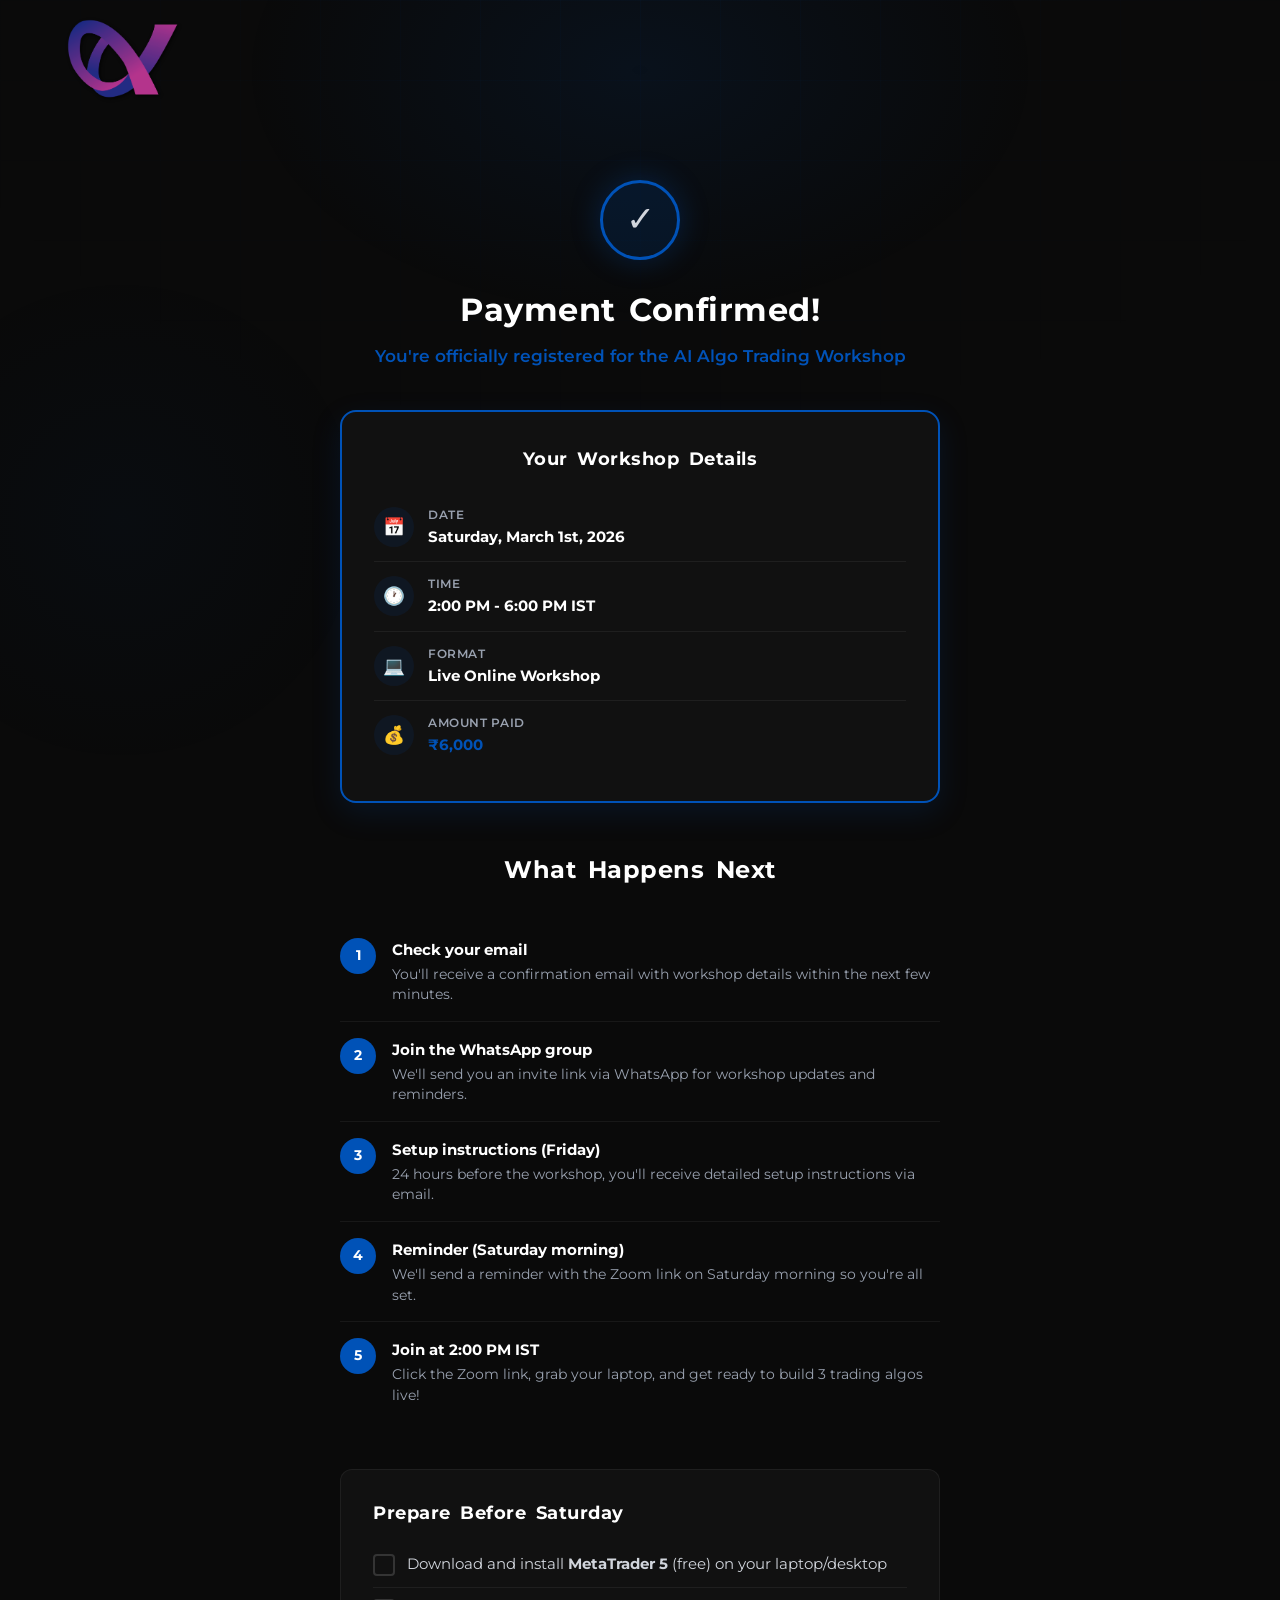
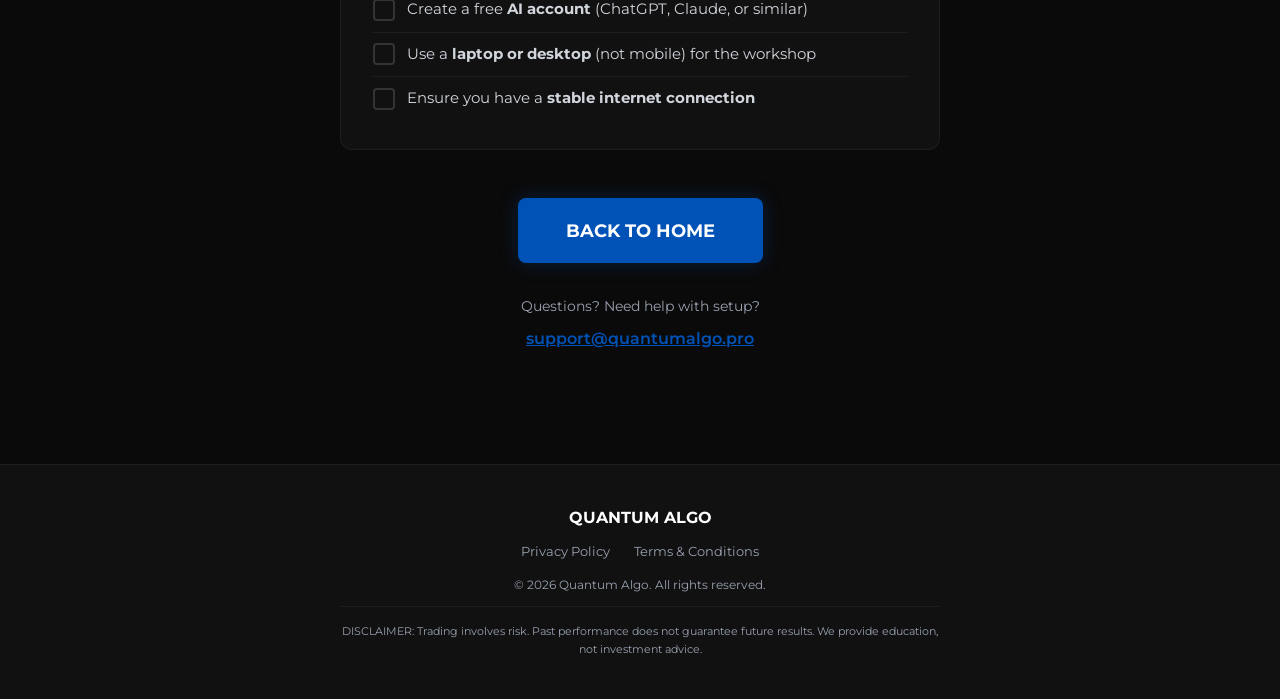
<file: thankyou.html>
<!DOCTYPE html>
<html lang="en">
<head>
  <meta charset="UTF-8">
  <meta name="viewport" content="width=device-width, initial-scale=1.0">
  <title>Payment Confirmed - AI Algo Trading Workshop | Quantum Algo</title>
  <link rel="icon" type="image/png" href="QA%20logo.png">
  <meta name="description" content="Your workshop registration is confirmed. See you Saturday, March 1st at 2:00 PM IST.">
  <link rel="preconnect" href="https://fonts.googleapis.com">
  <link href="https://fonts.googleapis.com/css2?family=Montserrat:wght@400;500;600;700;800&display=swap" rel="stylesheet">
  <link href="https://api.fontshare.com/v2/css?f[]=clash-display@400,500,600,700&display=swap" rel="stylesheet">
  <link rel="stylesheet" href="workshop.css">
  <style>
    .ty-wrapper {
      min-height: 100vh;
      display: flex;
      flex-direction: column;
      position: relative;
      z-index: 1;
    }
    .ty-main {
      flex: 1;
      padding: 60px 0 80px;
    }
    .ty-success-icon {
      width: 80px;
      height: 80px;
      border-radius: 50%;
      background: rgba(0, 82, 183, 0.15);
      border: 3px solid var(--primary);
      display: flex;
      align-items: center;
      justify-content: center;
      font-size: 2.2rem;
      margin: 0 auto 24px;
      box-shadow: 0 0 30px rgba(0, 82, 183, 0.3);
    }
    .ty-heading {
      font-family: 'Clash Display', 'Montserrat', sans-serif;
      font-size: 2rem;
      font-weight: 700;
      color: #fff;
      text-align: center;
      margin-bottom: 8px;
    }
    .ty-subheading {
      font-size: 1.05rem;
      color: var(--primary);
      text-align: center;
      font-weight: 600;
      margin-bottom: 40px;
    }
    .ty-details-card {
      background: var(--bg-alt);
      border: 2px solid var(--primary);
      border-radius: 16px;
      max-width: 600px;
      margin: 0 auto 48px;
      padding: 32px;
      box-shadow: 0 10px 30px rgba(0, 82, 183, 0.15);
    }
    .ty-details-card h3 {
      font-family: 'Clash Display', 'Montserrat', sans-serif;
      font-size: 1.15rem;
      font-weight: 700;
      color: #fff;
      text-align: center;
      margin-bottom: 20px;
    }
    .ty-detail-row {
      display: flex;
      align-items: center;
      gap: 14px;
      padding: 12px 0;
      border-bottom: 1px solid var(--border);
    }
    .ty-detail-row:last-child {
      border-bottom: none;
    }
    .ty-detail-icon {
      width: 40px;
      height: 40px;
      border-radius: 50%;
      background: rgba(0, 82, 183, 0.1);
      display: flex;
      align-items: center;
      justify-content: center;
      font-size: 1.1rem;
      flex-shrink: 0;
    }
    .ty-detail-label {
      font-size: 0.78rem;
      color: var(--text-muted);
      text-transform: uppercase;
      letter-spacing: 0.05em;
      font-weight: 600;
    }
    .ty-detail-value {
      font-size: 0.95rem;
      font-weight: 700;
      color: #fff;
    }
    .ty-section-title {
      font-family: 'Clash Display', 'Montserrat', sans-serif;
      font-size: 1.5rem;
      font-weight: 700;
      color: #fff;
      text-align: center;
      margin-bottom: 32px;
    }
    .ty-steps {
      max-width: 600px;
      margin: 0 auto 48px;
    }
    .ty-step {
      display: flex;
      gap: 16px;
      align-items: flex-start;
      padding: 16px 0;
      position: relative;
    }
    .ty-step + .ty-step {
      border-top: 1px solid var(--border);
    }
    .ty-step-num {
      width: 36px;
      height: 36px;
      border-radius: 50%;
      background: var(--primary);
      color: #fff;
      display: flex;
      align-items: center;
      justify-content: center;
      font-weight: 700;
      font-size: 0.85rem;
      flex-shrink: 0;
    }
    .ty-step-title {
      font-size: 0.95rem;
      font-weight: 700;
      color: #fff;
      margin-bottom: 2px;
    }
    .ty-step-desc {
      font-size: 0.85rem;
      color: var(--text-muted);
      line-height: 1.5;
    }
    .ty-checklist {
      max-width: 600px;
      margin: 0 auto 48px;
      background: var(--bg-alt);
      border: 1px solid var(--border);
      border-radius: 12px;
      padding: 28px 32px;
    }
    .ty-checklist h3 {
      font-family: 'Clash Display', 'Montserrat', sans-serif;
      font-size: 1.15rem;
      font-weight: 700;
      color: #fff;
      margin-bottom: 16px;
    }
    .ty-check-item {
      display: flex;
      align-items: center;
      gap: 12px;
      padding: 10px 0;
      font-size: 0.92rem;
      color: var(--text-light);
    }
    .ty-check-item + .ty-check-item {
      border-top: 1px solid var(--border);
    }
    .ty-check-box {
      width: 22px;
      height: 22px;
      border-radius: 4px;
      border: 2px solid rgba(255,255,255,0.15);
      flex-shrink: 0;
    }
    .ty-support {
      text-align: center;
      margin-bottom: 32px;
    }
    .ty-support p {
      font-size: 0.9rem;
      color: var(--text-muted);
      margin-bottom: 8px;
    }
    .ty-support a {
      color: var(--primary);
      font-weight: 600;
      text-decoration: underline;
    }
    .ty-support a:hover {
      color: var(--primary-dim);
    }

    @media (max-width: 768px) {
      .ty-main { padding: 32px 0 48px; }
      .ty-heading { font-size: 1.5rem; }
      .ty-subheading { font-size: 0.92rem; margin-bottom: 28px; }
      .ty-details-card { padding: 24px 20px; margin-bottom: 36px; }
      .ty-section-title { font-size: 1.25rem; margin-bottom: 24px; }
      .ty-checklist { padding: 20px; }
      .ty-success-icon { width: 64px; height: 64px; font-size: 1.8rem; }
    }
  </style>
</head>
<body>

  <!-- Background Glow -->
  <div class="bg-glow"></div>

  <div class="ty-wrapper">

    <!-- Header -->
    <header class="header" style="padding:16px 0;">
      <div class="container header-inner">
        <a href="/" class="logo">
          <img src="QA logo.png" alt="Quantum Algo" class="logo-img">
        </a>
      </div>
    </header>

    <!-- Main Content -->
    <div class="ty-main">
      <div class="container">

        <!-- Success Icon & Greeting -->
        <div class="ty-success-icon">&#10003;</div>
        <h1 class="ty-heading" id="tyGreeting">Payment Confirmed!</h1>
        <p class="ty-subheading">You're officially registered for the AI Algo Trading Workshop</p>

        <!-- Workshop Details Card -->
        <div class="ty-details-card">
          <h3>Your Workshop Details</h3>
          <div class="ty-detail-row">
            <div class="ty-detail-icon">&#128197;</div>
            <div>
              <div class="ty-detail-label">Date</div>
              <div class="ty-detail-value">Saturday, March 1st, 2026</div>
            </div>
          </div>
          <div class="ty-detail-row">
            <div class="ty-detail-icon">&#128336;</div>
            <div>
              <div class="ty-detail-label">Time</div>
              <div class="ty-detail-value">2:00 PM - 6:00 PM IST</div>
            </div>
          </div>
          <div class="ty-detail-row">
            <div class="ty-detail-icon">&#128187;</div>
            <div>
              <div class="ty-detail-label">Format</div>
              <div class="ty-detail-value">Live Online Workshop</div>
            </div>
          </div>
          <div class="ty-detail-row">
            <div class="ty-detail-icon">&#128176;</div>
            <div>
              <div class="ty-detail-label">Amount Paid</div>
              <div class="ty-detail-value" style="color:var(--primary);">&#8377;6,000</div>
            </div>
          </div>
        </div>

        <!-- What Happens Next -->
        <h2 class="ty-section-title">What Happens Next</h2>
        <div class="ty-steps">
          <div class="ty-step">
            <div class="ty-step-num">1</div>
            <div>
              <div class="ty-step-title">Check your email</div>
              <div class="ty-step-desc">You'll receive a confirmation email with workshop details within the next few minutes.</div>
            </div>
          </div>
          <div class="ty-step">
            <div class="ty-step-num">2</div>
            <div>
              <div class="ty-step-title">Join the WhatsApp group</div>
              <div class="ty-step-desc">We'll send you an invite link via WhatsApp for workshop updates and reminders.</div>
            </div>
          </div>
          <div class="ty-step">
            <div class="ty-step-num">3</div>
            <div>
              <div class="ty-step-title">Setup instructions (Friday)</div>
              <div class="ty-step-desc">24 hours before the workshop, you'll receive detailed setup instructions via email.</div>
            </div>
          </div>
          <div class="ty-step">
            <div class="ty-step-num">4</div>
            <div>
              <div class="ty-step-title">Reminder (Saturday morning)</div>
              <div class="ty-step-desc">We'll send a reminder with the Zoom link on Saturday morning so you're all set.</div>
            </div>
          </div>
          <div class="ty-step">
            <div class="ty-step-num">5</div>
            <div>
              <div class="ty-step-title">Join at 2:00 PM IST</div>
              <div class="ty-step-desc">Click the Zoom link, grab your laptop, and get ready to build 3 trading algos live!</div>
            </div>
          </div>
        </div>

        <!-- Prepare Before Saturday -->
        <div class="ty-checklist">
          <h3>Prepare Before Saturday</h3>
          <div class="ty-check-item">
            <div class="ty-check-box"></div>
            <span>Download and install <strong>MetaTrader 5</strong> (free) on your laptop/desktop</span>
          </div>
          <div class="ty-check-item">
            <div class="ty-check-box"></div>
            <span>Create a free <strong>AI account</strong> (ChatGPT, Claude, or similar)</span>
          </div>
          <div class="ty-check-item">
            <div class="ty-check-box"></div>
            <span>Use a <strong>laptop or desktop</strong> (not mobile) for the workshop</span>
          </div>
          <div class="ty-check-item">
            <div class="ty-check-box"></div>
            <span>Ensure you have a <strong>stable internet connection</strong></span>
          </div>
        </div>

        <!-- Back to Home -->
        <div style="text-align:center; margin-bottom:32px;">
          <a href="/" class="cta-btn" style="display:inline-block; text-align:center;">BACK TO HOME</a>
        </div>

        <!-- Contact Support -->
        <div class="ty-support">
          <p>Questions? Need help with setup?</p>
          <a href="mailto:support@quantumalgo.pro">support@quantumalgo.pro</a>
        </div>

      </div>
    </div>

    <!-- Footer -->
    <footer class="footer">
      <div class="footer-brand">QUANTUM ALGO</div>
      <div class="footer-links">
        <a href="#" onclick="document.getElementById('privacyModal').style.display='flex';return false;">Privacy Policy</a>
        <a href="#" onclick="document.getElementById('termsModal').style.display='flex';return false;">Terms & Conditions</a>
      </div>
      <div class="footer-copy">&copy; 2026 Quantum Algo. All rights reserved.</div>
      <div class="footer-disclaimer">DISCLAIMER: Trading involves risk. Past performance does not guarantee future results. We provide education, not investment advice.</div>
    </footer>

  </div>

  <!-- Privacy Policy Modal -->
  <div id="privacyModal" style="display:none;position:fixed;top:0;left:0;width:100%;height:100%;background:rgba(0,0,0,0.85);z-index:9999;justify-content:center;align-items:center;padding:20px;">
    <div style="background:#111;border:1px solid #222;border-radius:12px;max-width:800px;width:100%;max-height:90vh;overflow-y:auto;padding:40px;position:relative;color:#d1d5dc;font-size:15px;line-height:1.8;">
      <button onclick="document.getElementById('privacyModal').style.display='none'" style="position:sticky;top:0;float:right;background:#222;border:1px solid #333;color:#fff;font-size:20px;cursor:pointer;border-radius:50%;width:36px;height:36px;display:flex;align-items:center;justify-content:center;z-index:1;">&times;</button>
      <h2 style="color:#fff;font-size:24px;margin-bottom:8px;">Privacy Policy</h2>
      <p style="color:#99a1af;font-size:13px;margin-bottom:32px;">Last updated: February 24, 2026</p>
      <p>For our full privacy policy, please visit the <a href="/workshop" style="color:#0052B7;">workshop page</a>.</p>
    </div>
  </div>

  <!-- Terms & Conditions Modal -->
  <div id="termsModal" style="display:none;position:fixed;top:0;left:0;width:100%;height:100%;background:rgba(0,0,0,0.85);z-index:9999;justify-content:center;align-items:center;padding:20px;">
    <div style="background:#111;border:1px solid #222;border-radius:12px;max-width:800px;width:100%;max-height:90vh;overflow-y:auto;padding:40px;position:relative;color:#d1d5dc;font-size:15px;line-height:1.8;">
      <button onclick="document.getElementById('termsModal').style.display='none'" style="position:sticky;top:0;float:right;background:#222;border:1px solid #333;color:#fff;font-size:20px;cursor:pointer;border-radius:50%;width:36px;height:36px;display:flex;align-items:center;justify-content:center;z-index:1;">&times;</button>
      <h2 style="color:#fff;font-size:24px;margin-bottom:8px;">Terms &amp; Conditions</h2>
      <p style="color:#99a1af;font-size:13px;margin-bottom:32px;">Last updated: February 24, 2026</p>
      <p>For our full terms & conditions, please visit the <a href="/workshop" style="color:#0052B7;">workshop page</a>.</p>
    </div>
  </div>

  <script>
    // Personalized greeting from URL param
    (function() {
      var params = new URLSearchParams(window.location.search);
      var name = params.get('name');
      if (name) {
        document.getElementById('tyGreeting').textContent = name + ', Payment Confirmed!';
      }
    })();

    // Close modals on backdrop click
    ['privacyModal', 'termsModal'].forEach(function(id) {
      document.getElementById(id).addEventListener('click', function(e) {
        if (e.target === this) this.style.display = 'none';
      });
    });
  </script>
</body>
</html>
</file>
<file: workshop.css>
/* Workshop Sales Page - ₹4,000 */
/* Theme: Dark + Blue (#0052B7) */

*, *::before, *::after { margin: 0; padding: 0; box-sizing: border-box; }

:root {
  --primary: #0052B7;
  --primary-dim: #3378D4;
  --primary-dark: #003D8A;
  --primary-light: rgba(0,82,183,0.1);
  --green: #0052B7;
  --green-dark: #003D8A;
  --green-light: rgba(0,82,183,0.1);
  --red: #ef4444;
  --dark: #0a0a0a;
  --text: #f3f4f6;
  --text-light: #d1d5dc;
  --text-muted: #99a1af;
  --bg: #0a0a0a;
  --bg-alt: #111111;
  --bg-card: #1a1a1a;
  --border: rgba(255,255,255,0.06);
  --shadow: 0 4px 6px rgba(0,0,0,0.3);
  --shadow-lg: 0 10px 30px rgba(0,82,183,0.2);
  --radius: 8px;
  --radius-lg: 12px;
  --max-w: 1200px;
}

html { scroll-behavior: smooth; }

body {
  font-family: 'Montserrat', -apple-system, sans-serif;
  color: var(--text-light);
  background: var(--bg);
  line-height: 1.6;
  overflow-x: hidden;
  -webkit-font-smoothing: antialiased;
}

/* Spotlight + Grid Background */
body::before {
  content: '';
  position: fixed;
  top: 0; left: 0; right: 0; bottom: 0;
  background-image:
    linear-gradient(rgba(0,82,183,0.06) 1px, transparent 1px),
    linear-gradient(90deg, rgba(0,82,183,0.06) 1px, transparent 1px);
  background-size: 80px 80px;
  pointer-events: none;
  z-index: 0;
  mask-image: radial-gradient(ellipse 60% 50% at 50% 0%, rgba(0,0,0,0.7) 0%, transparent 100%);
  -webkit-mask-image: radial-gradient(ellipse 60% 50% at 50% 0%, rgba(0,0,0,0.7) 0%, transparent 100%);
}

body::after {
  content: '';
  position: fixed;
  top: -100px; left: 50%; transform: translateX(-50%);
  width: 100%; height: 100%;
  background:
    conic-gradient(from 180deg at 50% 0%,
      transparent 30%,
      rgba(0,82,183,0.06) 40%,
      rgba(0,82,183,0.12) 47%,
      rgba(51,120,212,0.15) 50%,
      rgba(0,82,183,0.12) 53%,
      rgba(0,82,183,0.06) 60%,
      transparent 70%
    );
  pointer-events: none;
  z-index: 0;
  mask-image: linear-gradient(to bottom, rgba(0,0,0,1) 0%, transparent 70%);
  -webkit-mask-image: linear-gradient(to bottom, rgba(0,0,0,1) 0%, transparent 70%);
}

.bg-glow {
  position: fixed;
  top: 0; left: 0; right: 0; bottom: 0;
  pointer-events: none;
  z-index: 0;
  overflow: hidden;
}

.bg-glow::before {
  content: '';
  position: absolute;
  top: -20%; left: 50%; transform: translateX(-50%);
  width: 800px; height: 500px;
  background: radial-gradient(ellipse, rgba(0,82,183,0.1) 0%, transparent 70%);
  border-radius: 50%;
}

.bg-glow::after {
  content: '';
  position: absolute;
  top: 30%; left: -10%;
  width: 500px; height: 500px;
  background: radial-gradient(circle, rgba(0,82,183,0.04) 0%, transparent 70%);
  border-radius: 50%;
}

img { max-width: 100%; display: block; }
a { text-decoration: none; color: inherit; }
ul { list-style: none; }

h1, h2, h3, h4, h5, h6 {
  font-family: 'Clash Display', 'Montserrat', sans-serif;
  word-spacing: 4px;
  letter-spacing: 0.5px;
}

.container { max-width: var(--max-w); margin: 0 auto; padding: 0 24px; position: relative; z-index: 1; }

/* Header */
.header {
  background: transparent; padding: 16px 0;
}
.header-inner { display: flex; justify-content: flex-start; align-items: center; }
.logo { display: flex; align-items: center; gap: 10px; }
.logo-img { width: 120px; height: auto; border-radius: 12px; }
.logo-text { font-family: 'Clash Display', 'Montserrat', sans-serif; font-size: 1.2rem; font-weight: 700; color: #fff; }

/* Announcement Bar */
.announcement {
  position: sticky; top: 0; z-index: 1000;
  background: var(--primary); color: #fff;
  text-align: center; padding: 12px 24px;
  font-size: 0.9rem; font-weight: 600;
  margin: 0;
  animation: pulseBg 3s infinite;
}
.announcement .spots { background: rgba(255,255,255,0.2); padding: 2px 10px; border-radius: 20px; margin-left: 8px; font-weight: 700; }
@keyframes pulseBg { 0%,100% { background: var(--primary); } 50% { background: var(--primary-dark); } }

/* Hero */
.hero {
  padding: 60px 0 60px;
  background:
    linear-gradient(180deg, rgba(10, 10, 10, 0.6) 0%, rgba(10, 10, 10, 0.75) 40%, rgba(10, 10, 10, 0.9) 80%, rgba(10, 10, 10, 1) 100%),
    url('image.png') center top / cover no-repeat;
  text-align: center;
  position: relative;
  z-index: 1;
}
.hero-badge {
  display: inline-block; background: var(--primary); color: #fff;
  font-size: 0.8rem; font-weight: 700; letter-spacing: 0.1em; text-transform: uppercase;
  padding: 8px 20px; border-radius: 30px; margin-bottom: 24px;
  box-shadow: 0 0 20px rgba(0,82,183,0.3);
  font-family: 'Clash Display', 'Montserrat', sans-serif;
}
.hero h1 { font-size: 3rem; font-weight: 700; line-height: 1.1; max-width: 800px; margin: 0 auto 16px; color: #fff; }
.hero h1 span {
  color: var(--primary);
  text-shadow: 0 0 20px rgba(0,82,183,0.5), 0 0 40px rgba(0,82,183,0.25);
}
.hero-sub { font-size: 1.1rem; color: var(--text-muted); max-width: 700px; margin: 0 auto 32px; line-height: 1.7; }

.workshop-details { display: flex; justify-content: center; gap: 20px; flex-wrap: wrap; margin-bottom: 32px; }
.wd-item {
  display: flex; align-items: center; gap: 10px;
  background: var(--bg-alt); border: 1px solid var(--border);
  padding: 12px 20px; border-radius: var(--radius);
  box-shadow: var(--shadow);
}
.wd-icon {
  width: 40px; height: 40px; background: var(--primary-light); color: var(--primary);
  border-radius: 50%; display: flex; align-items: center; justify-content: center; font-size: 1.1rem;
}
.wd-label { font-size: 0.75rem; color: var(--text-muted); text-transform: uppercase; letter-spacing: 0.05em; font-weight: 600; }
.wd-value { font-size: 0.95rem; font-weight: 700; color: #fff; }

/* Video Placeholder */
.video-placeholder {
  max-width: 800px; margin: 0 auto 40px;
  background: var(--bg-card); border: 1px solid var(--border);
  border-radius: var(--radius-lg); padding: 120px 20px;
  text-align: center; color: #fff; position: relative; cursor: pointer;
  aspect-ratio: 16 / 9; display: flex; flex-direction: column;
  align-items: center; justify-content: center;
}
.video-placeholder .play-btn {
  width: 80px; height: 80px; border-radius: 50%;
  background: var(--primary); display: flex;
  align-items: center; justify-content: center;
  margin: 0 auto 16px; font-size: 2rem;
  box-shadow: 0 0 30px rgba(0,82,183,0.5);
  transition: transform 0.3s, box-shadow 0.3s;
}
.video-placeholder:hover .play-btn {
  transform: scale(1.1);
  box-shadow: 0 0 40px rgba(0,82,183,0.7);
}
.video-placeholder p { font-size: 1rem; color: var(--text-muted); }

.price-box {
  display: inline-block; background: var(--bg-alt); border: 2px solid var(--primary);
  border-radius: var(--radius-lg); padding: 24px 48px; margin-bottom: 24px;
  box-shadow: var(--shadow-lg); text-align: center;
}
.price-original { font-size: 1.1rem; color: var(--text-muted); text-decoration: line-through; }
.price-current { font-size: 3rem; font-weight: 800; color: var(--primary); text-shadow: 0 0 20px rgba(0,82,183,0.4); }
.price-discount { display: inline-block; background: var(--primary); color: #fff; font-size: 0.8rem; font-weight: 700; padding: 4px 12px; border-radius: 20px; margin-left: 8px; vertical-align: super; }

.cta-btn {
  display: inline-block; background: var(--primary); color: #fff;
  font-size: 1.15rem; font-weight: 700; padding: 18px 48px;
  border-radius: var(--radius); border: none; cursor: pointer;
  transition: all 0.3s; box-shadow: 0 0 20px rgba(0,82,183,0.3);
  text-transform: uppercase;
  font-family: 'Clash Display', 'Montserrat', sans-serif;
}
.cta-btn:hover { background: var(--primary-dim); transform: translateY(-2px); box-shadow: 0 0 30px rgba(0,82,183,0.5); }

.trust-items { display: flex; justify-content: center; gap: 32px; margin-top: 24px; flex-wrap: wrap; }
.trust-item { font-size: 0.88rem; color: var(--text-muted); }
.trust-item strong { color: #fff; }
.urgency-text { margin-top: 16px; font-size: 0.95rem; color: var(--primary); font-weight: 700; text-shadow: 0 0 15px rgba(0,82,183,0.4); }

/* Sections */
.section { padding: 80px 0; position: relative; z-index: 1; }
.section-alt { background: var(--bg-alt); }
.section-dark { background: var(--bg-card); color: #fff; }
.section-title { text-align: center; font-size: 2.2rem; font-weight: 700; margin-bottom: 12px; color: #fff; }
.section-dark .section-title { color: #fff; }
.section-sub { text-align: center; font-size: 1rem; color: var(--text-muted); max-width: 600px; margin: 0 auto 48px; }
.section-dark .section-sub { color: var(--text-muted); }

/* EA Cards */
.ea-cards { display: grid; grid-template-columns: repeat(auto-fit, minmax(320px, 1fr)); gap: 28px; margin-bottom: 28px; }
.ea-card {
  background: var(--bg-alt); border: 1px solid var(--border);
  border-radius: var(--radius-lg); padding: 32px;
  box-shadow: var(--shadow); transition: all 0.3s;
}
.ea-card:hover { transform: translateY(-4px); border-color: rgba(0,82,183,0.25); box-shadow: 0 0 30px rgba(0,82,183,0.08); }
.ea-num { display: inline-block; background: var(--primary); color: #fff; font-size: 0.75rem; font-weight: 700; padding: 4px 14px; border-radius: 20px; margin-bottom: 16px; }
.ea-card h3 { font-size: 1.25rem; font-weight: 700; margin-bottom: 8px; color: #fff; }
.ea-meta { display: flex; gap: 12px; margin-bottom: 12px; flex-wrap: wrap; }
.ea-meta span { font-size: 0.78rem; font-weight: 600; padding: 4px 12px; border-radius: 20px; background: var(--bg-card); color: var(--text-muted); }
.ea-meta .beginner { background: rgba(0,82,183,0.1); color: var(--primary-dim); }
.ea-meta .intermediate { background: rgba(251,191,36,0.1); color: #FBBF24; }
.ea-meta .all-levels { background: rgba(0,82,183,0.1); color: var(--primary-dim); }
.ea-card p { color: var(--text-muted); font-size: 0.92rem; margin-bottom: 12px; }
.ea-card ul li { font-size: 0.88rem; color: var(--text-muted); padding: 4px 0 4px 22px; position: relative; }
.ea-card ul li::before { content: "✓"; position: absolute; left: 0; color: var(--primary); font-weight: 700; }
.build-summary {
  text-align: center; background: rgba(0,82,183,0.08);
  border: 2px solid var(--primary); border-radius: var(--radius-lg);
  padding: 20px; font-weight: 600; color: var(--primary-dim);
}

/* Timeline */
.timeline { max-width: 700px; margin: 0 auto; position: relative; }
.timeline::before { content: ''; position: absolute; left: 24px; top: 0; bottom: 0; width: 3px; background: rgba(255,255,255,0.06); }
.tl-item { display: flex; gap: 24px; padding: 20px 0; position: relative; }
.tl-dot {
  width: 50px; height: 50px; border-radius: 50%;
  background: var(--bg-alt); border: 3px solid var(--border);
  display: flex; align-items: center; justify-content: center;
  font-size: 1.1rem; flex-shrink: 0; z-index: 1;
}
.tl-item.hands-on .tl-dot { border-color: var(--primary); background: rgba(0,82,183,0.1); }
.tl-item.break .tl-dot { border-color: var(--primary-dim); background: rgba(0,82,183,0.1); }
.tl-content { flex: 1; padding-top: 4px; }
.tl-time { font-size: 0.8rem; font-weight: 700; color: var(--primary); text-transform: uppercase; letter-spacing: 0.05em; margin-bottom: 4px; }
.tl-content h4 { font-size: 1.05rem; font-weight: 700; margin-bottom: 4px; color: #fff; }
.tl-content p { font-size: 0.88rem; color: var(--text-muted); }
.tl-tag { display: inline-block; font-size: 0.7rem; font-weight: 700; padding: 2px 10px; border-radius: 20px; margin-left: 8px; }
.tl-tag.live { background: rgba(0,82,183,0.15); color: var(--primary); }
.tl-tag.brk { background: rgba(0,82,183,0.1); color: var(--primary-dim); }

/* Bonuses */
.bonuses-grid { display: grid; grid-template-columns: repeat(auto-fit, minmax(300px, 1fr)); gap: 20px; margin-bottom: 32px; }
.bonus-card {
  display: flex; gap: 16px; background: var(--bg-alt);
  border: 1px solid var(--border); border-radius: var(--radius);
  padding: 20px; transition: all 0.3s;
}
.bonus-card:hover { transform: translateY(-2px); border-color: rgba(0,82,183,0.25); }
.bonus-icon {
  width: 48px; height: 48px; background: rgba(0,82,183,0.1); color: var(--primary);
  border-radius: var(--radius); display: flex; align-items: center;
  justify-content: center; font-size: 1.3rem; flex-shrink: 0;
}
.bonus-info h4 { font-size: 0.95rem; font-weight: 700; margin-bottom: 2px; color: #fff; }
.bonus-val { font-size: 0.8rem; color: var(--text-muted); text-decoration: line-through; }
.bonus-info p { font-size: 0.85rem; color: var(--text-muted); margin-top: 4px; }

.total-value-box {
  text-align: center; background: var(--bg-alt);
  border: 1px solid var(--border); border-radius: var(--radius-lg); padding: 32px;
}
.tv-original { font-size: 1.1rem; color: var(--text-muted); text-decoration: line-through; }
.tv-price { font-size: 3rem; font-weight: 800; color: var(--primary); margin: 8px 0; text-shadow: 0 0 20px rgba(0,82,183,0.4); }
.tv-discount { display: inline-block; background: var(--primary); color: #fff; padding: 4px 16px; border-radius: 20px; font-weight: 700; font-size: 0.85rem; }

/* Who Grid */
.who-grid { display: grid; grid-template-columns: 1fr 1fr; gap: 40px; max-width: 800px; margin: 0 auto; }
.who-col h3 { font-size: 1.15rem; font-weight: 700; margin-bottom: 16px; padding-bottom: 12px; border-bottom: 2px solid; }
.who-col.perfect h3 { color: var(--primary); border-color: var(--primary); }
.who-col.not-for h3 { color: #ef4444; border-color: #ef4444; }
.who-col li { padding: 8px 0 8px 28px; position: relative; font-size: 0.92rem; color: var(--text-muted); }
.who-col.perfect li::before { content: "✅"; position: absolute; left: 0; }
.who-col.not-for li::before { content: "❌"; position: absolute; left: 0; }

/* Instructor */
.instructor-card {
  display: flex; gap: 48px; align-items: center; max-width: 900px;
  margin: 0 auto; background: var(--bg-alt); border: 1px solid var(--border);
  border-radius: 16px; padding: 48px; box-shadow: var(--shadow-lg);
}
.instructor-avatar {
  width: 180px; height: 180px; border-radius: 50%;
  background: var(--primary);
  display: flex; align-items: center; justify-content: center;
  font-size: 3.5rem; color: #fff; flex-shrink: 0; font-weight: 800;
  box-shadow: 0 0 30px rgba(0,82,183,0.3);
}
.instructor-info h3 { font-size: 1.5rem; font-weight: 700; margin-bottom: 4px; color: #fff; }
.instructor-title { font-size: 0.9rem; color: var(--primary); font-weight: 600; margin-bottom: 16px; }
.instructor-info p { font-size: 0.92rem; color: var(--text-muted); line-height: 1.7; margin-bottom: 16px; }
.instructor-stats { display: flex; gap: 28px; }
.stat-num { font-size: 1.4rem; font-weight: 800; color: var(--primary); }
.stat-label { font-size: 0.75rem; color: var(--text-muted); text-transform: uppercase; letter-spacing: 0.05em; }

/* Testimonials */
.test-grid { display: grid; grid-template-columns: repeat(auto-fit, minmax(260px, 1fr)); gap: 24px; margin-bottom: 32px; }
.test-card {
  background: var(--bg-alt); border: 1px solid var(--border);
  border-radius: var(--radius-lg); padding: 24px;
  transition: all 0.3s;
}
.test-card { display: flex; flex-direction: column; }
.test-card:hover { border-color: rgba(0,82,183,0.25); box-shadow: 0 0 30px rgba(0,82,183,0.08); }
.test-stars { color: #FBBF24; margin-bottom: 8px; }
.test-headline { font-weight: 700; font-size: 0.95rem; margin-bottom: 8px; color: #fff; }
.test-card blockquote { font-size: 0.88rem; color: var(--text-muted); font-style: italic; line-height: 1.6; margin-bottom: 12px; flex-grow: 1; }
.test-author { display: flex; align-items: center; gap: 10px; margin-top: auto; }
.test-avatar {
  width: 36px; height: 36px; border-radius: 50%;
  background: rgba(0,82,183,0.15); color: var(--primary);
  display: flex; align-items: center; justify-content: center; font-weight: 700; font-size: 0.8rem;
}
.test-name { font-weight: 700; font-size: 0.85rem; color: #fff; }
.test-loc { font-size: 0.75rem; color: var(--text-muted); }
.test-verified { font-size: 0.7rem; color: var(--primary); font-weight: 600; }

.test-highlights {
  display: flex; justify-content: center; gap: 40px; flex-wrap: wrap;
  background: var(--bg-card); border: 1px solid var(--border);
  border-radius: var(--radius-lg); padding: 20px;
}
.th-num { font-size: 1.3rem; font-weight: 800; color: var(--primary); }
.th-label { font-size: 0.78rem; color: var(--text-muted); }

/* FAQ */
.faq-list { max-width: 700px; margin: 0 auto; }
.faq-item { border: 1px solid var(--border); border-radius: var(--radius); margin-bottom: 10px; overflow: hidden; background: var(--bg-alt); }
.faq-q { width: 100%; background: none; border: none; padding: 18px 20px; display: flex; justify-content: space-between; align-items: center; cursor: pointer; font-family: inherit; font-size: 0.95rem; font-weight: 600; color: var(--text); text-align: left; }
.faq-q:hover { background: var(--bg-card); }
.faq-q .icon { font-size: 1.2rem; color: var(--primary); transition: transform 0.3s; flex-shrink: 0; margin-left: 16px; }
.faq-item.active .faq-q .icon { transform: rotate(45deg); }
.faq-a { max-height: 0; overflow: hidden; transition: max-height 0.3s ease; }
.faq-item.active .faq-a { max-height: 400px; }
.faq-a p { padding: 0 20px 18px; font-size: 0.9rem; color: var(--text-muted); line-height: 1.7; }

/* Pricing */
.pricing-card {
  max-width: 600px; margin: 0 auto; background: var(--bg-alt);
  border: 2px solid var(--primary); border-radius: 16px; overflow: hidden;
  box-shadow: var(--shadow-lg);
}
.pricing-header {
  background: var(--primary); color: #fff; text-align: center;
  padding: 20px; font-size: 1.2rem; font-weight: 700;
  font-family: 'Clash Display', 'Montserrat', sans-serif;
}
.pricing-body { padding: 36px 32px; text-align: center; }
.pricing-includes { text-align: left; margin-bottom: 24px; }
.pricing-includes li { display: flex; justify-content: space-between; padding: 10px 0; border-bottom: 1px solid var(--border); font-size: 0.88rem; color: var(--text-light); }
.pricing-includes li span:last-child { color: var(--text-muted); text-decoration: line-through; font-size: 0.82rem; }
.pricing-total { display: flex; justify-content: space-between; padding: 14px 0; font-weight: 700; border-top: 2px solid var(--border); margin-bottom: 8px; color: #fff; }
.pricing-total span:last-child { color: var(--text-muted); text-decoration: line-through; }
.pf-label { font-size: 0.85rem; color: var(--text-muted); text-transform: uppercase; letter-spacing: 0.05em; font-weight: 600; }
.pf-price { font-size: 3.5rem; font-weight: 800; color: var(--primary); text-shadow: 0 0 20px rgba(0,82,183,0.4); }
.pf-discount { display: inline-block; background: rgba(0,82,183,0.15); color: var(--primary); padding: 4px 14px; border-radius: 20px; font-weight: 700; font-size: 0.85rem; }
.pricing-body .cta-btn { width: 100%; padding: 20px; font-size: 1.2rem; margin: 20px 0; }

.guarantee-box {
  background: var(--bg-card); border: 1px solid var(--border);
  border-radius: var(--radius); padding: 20px; text-align: left; margin-bottom: 20px;
}
.guarantee-box h4 { font-size: 0.95rem; font-weight: 700; margin-bottom: 8px; color: #fff; }
.guarantee-box p { font-size: 0.85rem; color: var(--text-muted); line-height: 1.6; }

.payment-badges { display: flex; justify-content: center; gap: 16px; flex-wrap: wrap; margin-bottom: 24px; font-size: 0.8rem; color: var(--text-muted); }

.steps-grid { display: grid; grid-template-columns: 1fr 1fr; gap: 12px; max-width: 500px; margin: 24px auto 0; text-align: left; }
.step { display: flex; gap: 10px; align-items: flex-start; }
.step-num { width: 28px; height: 28px; border-radius: 50%; background: var(--primary); color: #fff; display: flex; align-items: center; justify-content: center; font-weight: 700; font-size: 0.8rem; flex-shrink: 0; }
.step-text { font-size: 0.82rem; color: var(--text-muted); padding-top: 3px; }

/* Final CTA */
.final-cta {
  padding: 80px 0; background: var(--bg-alt); color: #fff;
  text-align: center; position: relative; z-index: 1;
  border-top: 1px solid rgba(0,82,183,0.15);
}
.final-cta h2 { font-size: 2.2rem; font-weight: 700; margin-bottom: 40px; }
.comparison { display: grid; grid-template-columns: 1fr 1fr; gap: 24px; max-width: 700px; margin: 0 auto 48px; }
.comp-col { border-radius: var(--radius-lg); padding: 28px; }
.comp-col.hard { background: rgba(255,255,255,0.03); border: 1px solid var(--border); }
.comp-col.easy { background: rgba(0,82,183,0.08); border: 2px solid var(--primary); }
.comp-col h4 { font-size: 1.05rem; font-weight: 700; margin-bottom: 16px; padding-bottom: 12px; border-bottom: 1px solid var(--border); }
.comp-col.hard h4 { color: var(--text-muted); }
.comp-col.easy h4 { color: var(--primary); }
.comp-col li { font-size: 0.88rem; padding: 6px 0 6px 24px; position: relative; color: var(--text-muted); }
.comp-col.hard li::before { content: "✗"; position: absolute; left: 0; color: var(--text-muted); }
.comp-col.easy li::before { content: "✓"; position: absolute; left: 0; color: var(--primary); }

.final-stats { display: flex; justify-content: center; gap: 40px; margin-bottom: 40px; flex-wrap: wrap; }
.fs-item { text-align: center; }
.fs-num { font-size: 1.3rem; font-weight: 800; color: var(--primary); }
.fs-label { font-size: 0.78rem; color: var(--text-muted); }

.final-closing { margin-top: 40px; font-size: 1.05rem; color: var(--text-muted); }
.final-ps { margin-top: 16px; font-size: 0.88rem; color: var(--text-muted); font-style: italic; }

/* Footer */
.footer {
  background: var(--bg-alt); color: var(--text-muted); text-align: center;
  padding: 40px 24px; border-top: 1px solid var(--border);
  position: relative; z-index: 1;
}
.footer-brand { font-weight: 700; color: #fff; font-size: 1rem; margin-bottom: 12px; }
.footer a { color: var(--text-muted); font-size: 0.8rem; }
.footer a:hover { color: var(--primary); }
.footer-links { display: flex; justify-content: center; gap: 24px; margin-bottom: 12px; }
.footer-copy { font-size: 0.75rem; margin-bottom: 12px; }
.footer-disclaimer { font-size: 0.7rem; color: var(--text-muted); max-width: 600px; margin: 0 auto; border-top: 1px solid var(--border); padding-top: 16px; }

/* Sticky Bar */
.sticky-bar {
  position: fixed; bottom: 0; left: 0; right: 0;
  background: var(--bg-alt); border-top: 1px solid rgba(0,82,183,0.2);
  padding: 12px 24px; display: flex; justify-content: center;
  align-items: center; gap: 20px; z-index: 999;
  transform: translateY(100%); transition: transform 0.4s;
  box-shadow: 0 -4px 20px rgba(0,0,0,0.3);
  backdrop-filter: blur(12px);
}
.sticky-bar.visible { transform: translateY(0); }
.sticky-price { font-size: 0.9rem; color: var(--text-muted); }
.sticky-price strong { font-size: 1.2rem; color: var(--primary); font-weight: 800; }
.sticky-bar .cta-btn { padding: 12px 32px; font-size: 0.95rem; }

/* Toast */
.toast {
  position: fixed; bottom: 80px; left: 24px;
  background: var(--bg-alt); border: 1px solid var(--border);
  border-radius: var(--radius); padding: 14px 20px;
  box-shadow: 0 10px 30px rgba(0,0,0,0.4); display: flex;
  align-items: center; gap: 10px; z-index: 998;
  transform: translateX(-120%); transition: transform 0.5s;
  max-width: 300px; font-size: 0.82rem; color: var(--text-light);
}
.toast.show { transform: translateX(0); }

/* Countdown */
.countdown { display: flex; justify-content: center; gap: 14px; margin: 16px 0; }
.cd-unit { text-align: center; }
.cd-num {
  display: inline-block; background: var(--bg-card); color: #fff;
  font-size: 1.4rem; font-weight: 800; padding: 8px 14px;
  border-radius: var(--radius); min-width: 52px;
  border: 1px solid var(--border);
}
.cd-label { font-size: 0.65rem; text-transform: uppercase; color: var(--text-muted); letter-spacing: 0.1em; margin-top: 4px; }

/* Fade In */
.fade-in { opacity: 0; transform: translateY(30px); transition: opacity 0.6s, transform 0.6s; }
.fade-in.visible { opacity: 1; transform: translateY(0); }

/* Registration Modal */
.reg-modal {
  background: var(--bg-alt);
  border: 1px solid var(--border);
  border-radius: 16px;
  max-width: 520px;
  width: 100%;
  max-height: 90vh;
  overflow-y: auto;
  padding: 36px 32px;
  position: relative;
  box-shadow: 0 20px 60px rgba(0,0,0,0.5), 0 0 40px rgba(0,82,183,0.15);
}

.reg-close {
  position: absolute;
  top: 16px;
  right: 16px;
  background: var(--bg-card);
  border: 1px solid var(--border);
  color: #fff;
  font-size: 20px;
  cursor: pointer;
  border-radius: 50%;
  width: 36px;
  height: 36px;
  display: flex;
  align-items: center;
  justify-content: center;
  transition: background 0.2s;
}
.reg-close:hover { background: rgba(255,255,255,0.1); }

.reg-modal h2 {
  font-family: 'Clash Display', 'Montserrat', sans-serif;
  font-size: 1.4rem;
  font-weight: 700;
  color: #fff;
  text-align: center;
  margin-bottom: 16px;
}

.reg-details {
  background: var(--bg-card);
  border: 1px solid var(--border);
  border-radius: var(--radius);
  padding: 12px 16px;
  margin-bottom: 24px;
  font-size: 0.85rem;
  color: var(--text-muted);
  text-align: center;
  line-height: 1.8;
}

.reg-form-group { margin-bottom: 16px; }

.reg-form-group label {
  display: block;
  font-size: 0.85rem;
  font-weight: 600;
  color: var(--text);
  margin-bottom: 6px;
}

.reg-form-group input,
.reg-form-group select {
  width: 100%;
  padding: 14px 16px;
  border: 1px solid rgba(255,255,255,0.1);
  border-radius: var(--radius);
  font-family: inherit;
  font-size: 0.95rem;
  color: var(--text);
  background: var(--bg);
  transition: border-color 0.2s;
}

.reg-form-group input:focus,
.reg-form-group select:focus {
  outline: none;
  border-color: var(--primary);
  box-shadow: 0 0 0 3px rgba(0,82,183,0.15);
}

.reg-form-group input::placeholder { color: var(--text-muted); }

.reg-helper {
  display: block;
  font-size: 0.75rem;
  color: var(--text-muted);
  margin-top: 4px;
}

.reg-submit {
  display: block;
  width: 100%;
  padding: 18px;
  background: var(--primary);
  color: #fff;
  font-family: 'Clash Display', 'Montserrat', sans-serif;
  font-size: 1.1rem;
  font-weight: 700;
  border: none;
  border-radius: var(--radius);
  cursor: pointer;
  transition: all 0.3s;
  text-align: center;
  letter-spacing: 0.02em;
  box-shadow: 0 0 20px rgba(0,82,183,0.3);
  margin-top: 8px;
}

.reg-submit:hover {
  transform: translateY(-2px);
  box-shadow: 0 0 30px rgba(0,82,183,0.5);
  background: var(--primary-dim);
}

.reg-privacy {
  text-align: center;
  font-size: 0.78rem;
  color: var(--text-muted);
  margin-top: 12px;
}

.reg-badges {
  display: flex;
  justify-content: center;
  gap: 16px;
  flex-wrap: wrap;
  margin-top: 16px;
  font-size: 0.78rem;
  color: var(--text-muted);
}

@media (max-width: 768px) {
  .reg-modal { padding: 24px 18px; margin: 10px; }
  .reg-modal h2 { font-size: 1.2rem; }
  .reg-details { font-size: 0.78rem; padding: 10px 12px; }
  .reg-form-group input,
  .reg-form-group select { padding: 12px 14px; font-size: 0.9rem; }
  .reg-submit { padding: 16px; font-size: 1rem; }
  .reg-badges { gap: 10px; font-size: 0.72rem; }
}

/* Responsive - Tablet */
@media (max-width: 1024px) {
  .hero h1 { font-size: 2.4rem; }
  .section { padding: 60px 0; }
  .section-title { font-size: 1.9rem; }
  .instructor-card { gap: 32px; padding: 36px; }
  .instructor-avatar { width: 140px; height: 140px; font-size: 2.8rem; }
  .ea-cards { grid-template-columns: repeat(auto-fit, minmax(280px, 1fr)); }
  .test-grid { grid-template-columns: repeat(2, 1fr); }
  .final-cta h2 { font-size: 1.8rem; }
}

/* Responsive - Mobile */
@media (max-width: 768px) {
  html { font-size: 15px; }
  .container { padding: 0 16px; }

  /* Header */
  .logo-img { width: 100px; }

  /* Announcement */
  .announcement { font-size: 0.75rem; padding: 10px 16px; }
  .announcement .spots { display: block; margin-left: 0; margin-top: 4px; }

  /* Hero */
  .hero { padding: 30px 0 40px; }
  .hero-badge { font-size: 0.72rem; padding: 6px 16px; margin-bottom: 16px; }
  .hero h1 { font-size: 1.75rem; margin-bottom: 12px; }
  .hero-sub { font-size: 0.92rem; margin-bottom: 24px; }

  /* Video */
  .video-placeholder { padding: 50px 16px; margin-bottom: 24px; }
  .video-placeholder .play-btn { width: 52px; height: 52px; font-size: 1.2rem; }

  /* Workshop Details */
  .workshop-details { gap: 10px; }
  .wd-item { width: 100%; justify-content: flex-start; padding: 10px 16px; }
  .wd-icon { width: 36px; height: 36px; font-size: 0.95rem; }
  .wd-label { font-size: 0.7rem; }
  .wd-value { font-size: 0.88rem; }

  /* Price */
  .price-box { padding: 20px 32px; }
  .price-current { font-size: 2.2rem; }
  .price-discount { font-size: 0.7rem; padding: 3px 10px; }
  .cta-btn { padding: 16px 32px; font-size: 1rem; }

  /* Trust & Urgency */
  .trust-items { flex-direction: column; align-items: center; gap: 8px; }
  .trust-item { font-size: 0.82rem; }
  .urgency-text { font-size: 0.85rem; }

  /* Countdown */
  .countdown { gap: 10px; }
  .cd-num { font-size: 1.1rem; padding: 6px 10px; min-width: 42px; }

  /* Sections */
  .section { padding: 48px 0; }
  .section-title { font-size: 1.5rem; margin-bottom: 8px; }
  .section-sub { font-size: 0.9rem; margin-bottom: 32px; }

  /* EA Cards */
  .ea-cards { grid-template-columns: 1fr; gap: 16px; }
  .ea-card { padding: 24px 20px; }
  .ea-card h3 { font-size: 1.1rem; }

  /* Timeline */
  .tl-item { gap: 16px; }
  .tl-dot { width: 42px; height: 42px; font-size: 0.95rem; }
  .timeline::before { left: 20px; }

  /* Bonuses */
  .bonuses-grid { grid-template-columns: 1fr; }
  .bonus-card { padding: 16px; }
  .total-value-box { padding: 24px 16px; }
  .tv-price { font-size: 2.4rem; }

  /* Who Grid */
  .who-grid { grid-template-columns: 1fr; gap: 24px; }

  /* Instructor */
  .instructor-card { flex-direction: column; text-align: center; padding: 28px 18px; gap: 20px; }
  .instructor-avatar { width: 100px; height: 100px; font-size: 2rem; }
  .instructor-info h3 { font-size: 1.2rem; }
  .instructor-stats { justify-content: center; gap: 20px; flex-wrap: wrap; }

  /* Testimonials */
  .test-grid { grid-template-columns: 1fr; gap: 16px; }
  .test-card { padding: 20px; }
  .test-highlights { gap: 20px; padding: 16px; }

  /* FAQ */
  .faq-q { padding: 14px 16px; font-size: 0.88rem; }
  .faq-a p { padding: 0 16px 14px; font-size: 0.85rem; }

  /* Pricing */
  .pricing-card { max-width: 100%; }
  .pricing-body { padding: 28px 20px; }
  .pf-price { font-size: 2.6rem; }
  .pricing-body .cta-btn { font-size: 1rem; }
  .steps-grid { grid-template-columns: 1fr; }

  /* Comparison */
  .comparison { grid-template-columns: 1fr; gap: 16px; }
  .comp-col { padding: 20px; }

  /* Final CTA */
  .final-cta { padding: 48px 0; }
  .final-cta h2 { font-size: 1.5rem; margin-bottom: 28px; }
  .final-stats { gap: 20px; }

  /* Footer */
  .footer { padding: 32px 16px; }
  .footer-links { gap: 16px; }

  /* Sticky Bar */
  .sticky-bar { flex-direction: column; gap: 8px; padding: 10px 16px; }
  .sticky-price { font-size: 0.8rem; }
  .sticky-bar .cta-btn { width: 100%; text-align: center; padding: 12px; font-size: 0.9rem; }

  /* Toast */
  .toast { left: 12px; right: 12px; max-width: none; bottom: 100px; }
}

/* Responsive - Small Mobile */
@media (max-width: 400px) {
  html { font-size: 14px; }
  .hero h1 { font-size: 1.5rem; }
  .hero-sub { font-size: 0.85rem; }
  .price-box { padding: 16px 20px; }
  .price-current { font-size: 1.9rem; }
  .section-title { font-size: 1.3rem; }
  .final-cta h2 { font-size: 1.3rem; }
  .cta-btn { padding: 14px 20px; font-size: 0.9rem; }
  .instructor-avatar { width: 80px; height: 80px; font-size: 1.6rem; }
  .pf-price { font-size: 2.2rem; }
  .tv-price { font-size: 2rem; }
}
</file>
